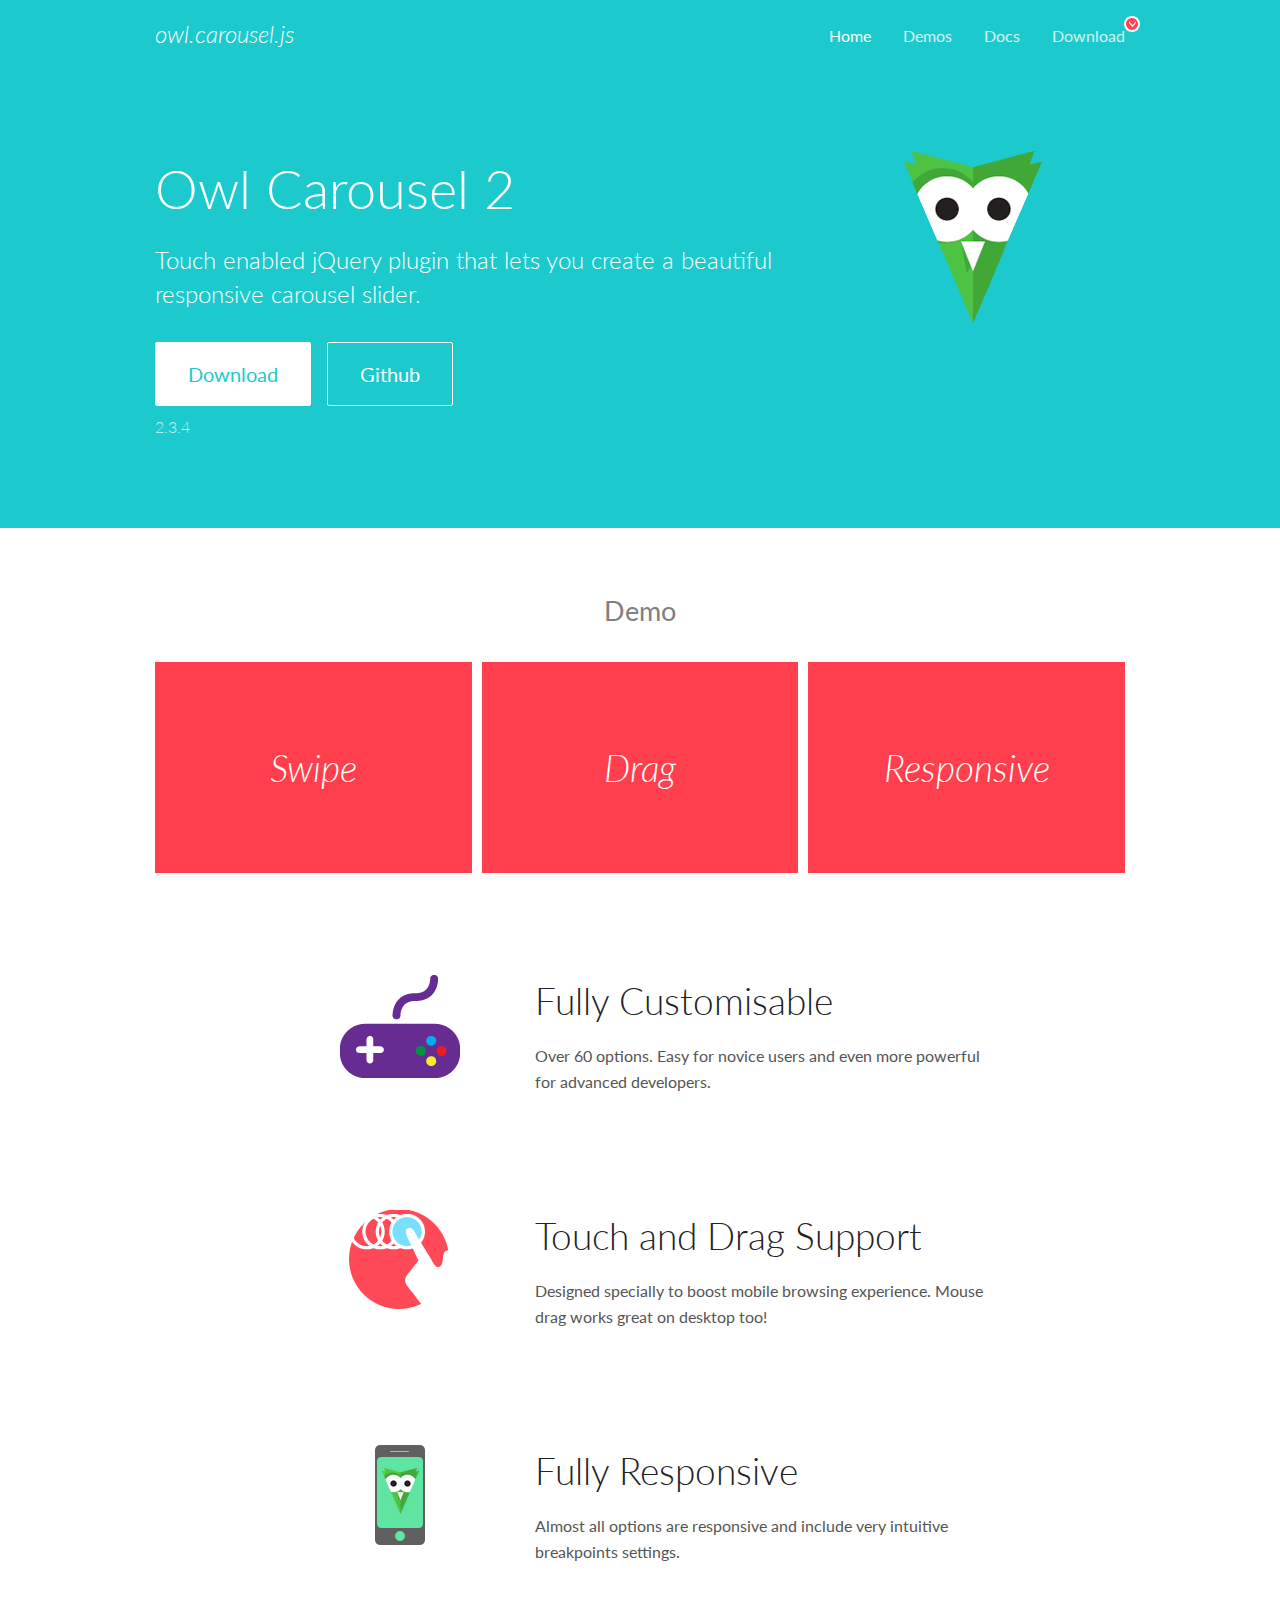
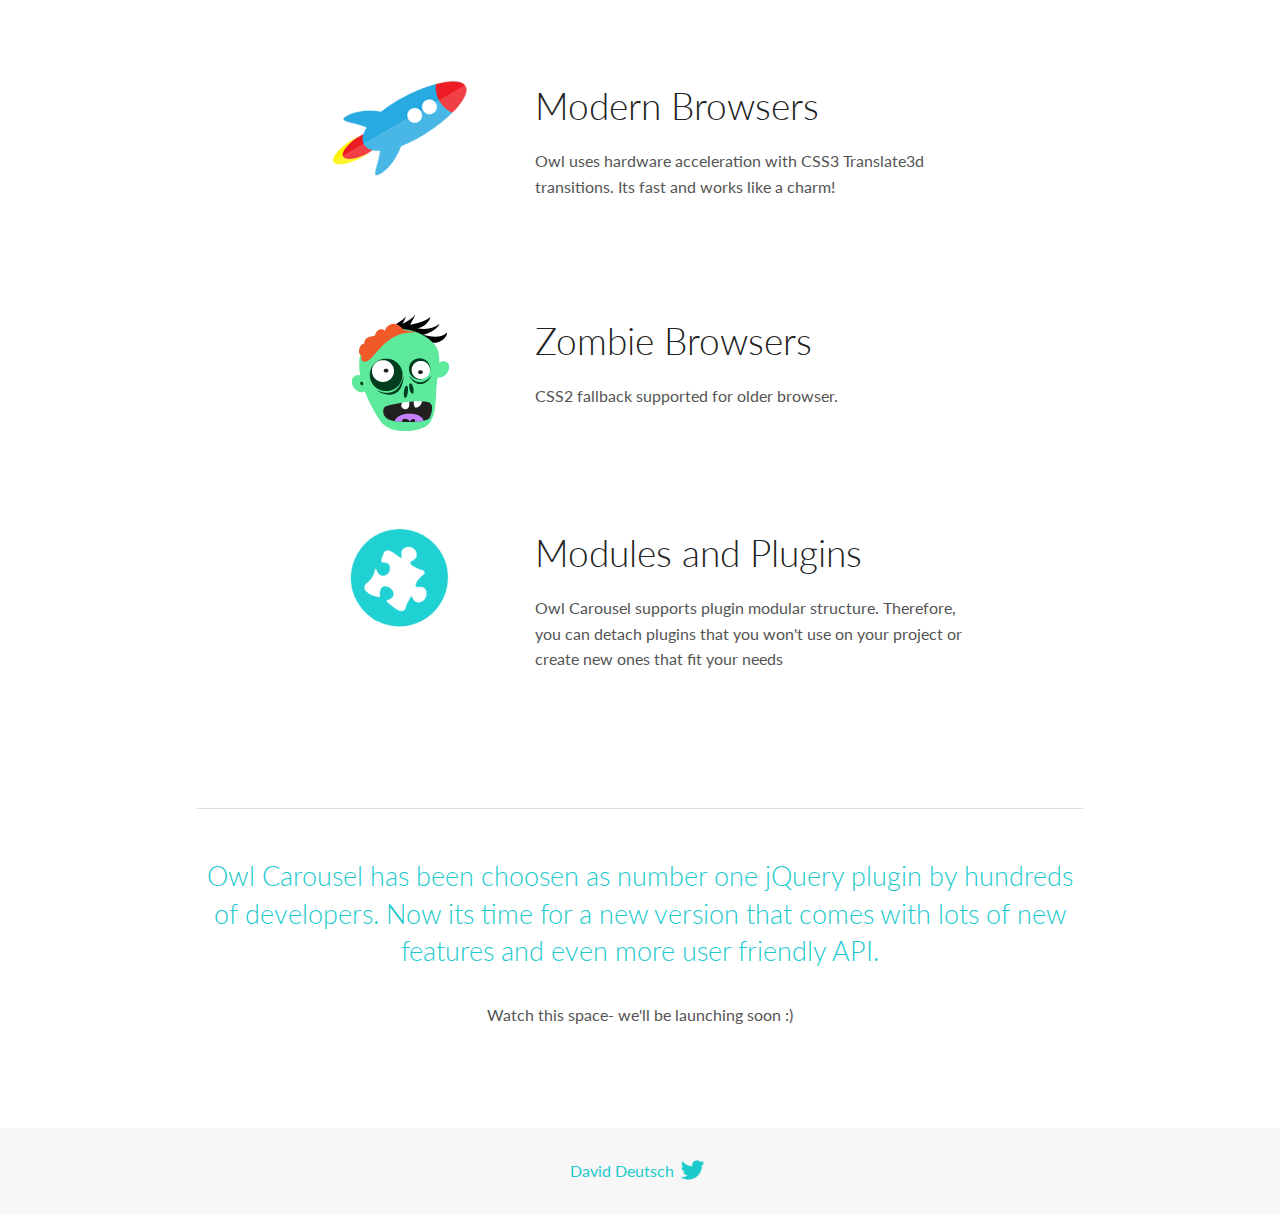
<file: assets/vendor/owlcarousel/docs/index.html>
<!DOCTYPE html>
<html lang="en">
  <head>

    <!-- head -->
    <meta charset="utf-8">
    <meta name="msapplication-tap-highlight" content="no" />
    <meta name="viewport" content="width=device-width, initial-scale=1.0" />
    <meta name="description" content="Touch enabled jQuery plugin that lets you create beautiful responsive carousel slider.">
    <meta name="author" content="David Deutsch">
    <title>
      Home | Owl Carousel | 2.3.4
    </title>

    <!-- Stylesheets -->
    <link href='https://fonts.googleapis.com/css?family=Lato:300,400,700,400italic,300italic' rel='stylesheet' type='text/css'>
    <link rel="stylesheet" href="assets/css/docs.theme.min.css">

    <!-- Owl Stylesheets -->
    <link rel="stylesheet" href="assets/owlcarousel/assets/owl.carousel.min.css">
    <link rel="stylesheet" href="assets/owlcarousel/assets/owl.theme.default.min.css">

    <!-- HTML5 shim and Respond.js IE8 support of HTML5 elements and media queries -->

    <!--[if lt IE 9]>
      <script src="https://oss.maxcdn.com/libs/html5shiv/3.7.0/html5shiv.js"></script>
      <script src="https://oss.maxcdn.com/libs/respond.js/1.3.0/respond.min.js"></script>
    <![endif]-->

    <!-- Favicons -->
    <link rel="apple-touch-icon-precomposed" sizes="144x144" href="assets/ico/apple-touch-icon-144-precomposed.png">
    <link rel="shortcut icon" href="assets/ico/favicon.png">
    <link rel="shortcut icon" href="favicon.ico">

    <!-- Yeah i know js should not be in header. Its required for demos.-->

    <!-- javascript -->
    <script src="assets/vendors/jquery.min.js"></script>
    <script src="assets/owlcarousel/owl.carousel.js"></script>
  </head>
  <body>

    <!-- header -->
    <header class="header">
      <div class="row">
        <div class="large-12 columns">
          <div class="brand left">
            <h3>
              <a href="/OwlCarousel2/">owl.carousel.js</a> 
            </h3>
          </div>
          <a id="toggle-nav" class="right">
            <span></span> <span></span> <span></span> 
          </a> 
          <div class="nav-bar">
            <ul class="clearfix">
              <li class="active">
                <a href="/OwlCarousel2/index.html">Home</a> 
              </li>
              <li> <a href="/OwlCarousel2/demos/demos.html">Demos</a>  </li>
              <li> <a href="/OwlCarousel2/docs/started-welcome.html">Docs</a>  </li>
              <li>
                <a href="https://github.com/OwlCarousel2/OwlCarousel2/archive/2.3.4.zip">Download</a> 
                <span class="download"></span> 
              </li>
            </ul>
          </div>
        </div>
      </div>
    </header>

    <!-- home panel -->
    <section id="hero">
      <div class="row">
        <div class="large-8 medium-8 columns">
          <h1>Owl Carousel 2</h1>
          <h4>Touch enabled jQuery plugin that lets you create a beautiful responsive carousel slider.</h4>
          <a href="https://github.com/OwlCarousel2/OwlCarousel2/archive/2.3.4.zip" class="hero-button">Download</a> 
          <a href="https://github.com/OwlCarousel2/OwlCarousel2" class="hero-button outline">Github</a> 
          <p>2.3.4</p>
        </div>
        <div class="large-4 medium-4 columns">
          <img class="owl-logo" src="assets/img/owl-logo.png" alt="mr. Owl">
        </div>
      </div>
    </section>

    <!-- body -->
    <div class="home-demo">
      <div class="row">
        <div class="large-12 columns">
          <h3>Demo</h3>
          <div class="owl-carousel">
            <div class="item">
              <h2>Swipe</h2>
            </div>
            <div class="item">
              <h2>Drag</h2>
            </div>
            <div class="item">
              <h2>Responsive</h2>
            </div>
            <div class="item">
              <h2>CSS3</h2>
            </div>
            <div class="item">
              <h2>Fast</h2>
            </div>
            <div class="item">
              <h2>Easy</h2>
            </div>
            <div class="item">
              <h2>Free</h2>
            </div>
            <div class="item">
              <h2>Upgradable</h2>
            </div>
            <div class="item">
              <h2>Tons of options</h2>
            </div>
            <div class="item">
              <h2>Infinity</h2>
            </div>
            <div class="item">
              <h2>Auto Width</h2>
            </div>
          </div>
        </div>
      </div>
    </div>
    <script>
      var owl = $('.owl-carousel');
      owl.owlCarousel({
        margin: 10,
        loop: true,
        responsive: {
          0: {
            items: 1
          },
          600: {
            items: 2
          },
          1000: {
            items: 3
          }
        }
      })
    </script>

    <!-- features -->
    <div id="features">
      <div class="row">
        <div class="small-12 medium-9 small-centered columns">
          <section class="row feature">
            <div class="medium-4 small-12 columns">
              <img src="assets/img/feature-options.png" alt="">
            </div>
            <div class="medium-8 small-12 columns">
              <h2>Fully Customisable</h2>
              <p>Over 60 options. Easy for novice users and even more powerful for advanced developers.</p>
            </div>
          </section>
          <section class="row feature">
            <div class="medium-4 small-12 columns">
              <img src="assets/img/feature-drag.png" alt="">
            </div>
            <div class="medium-8 small-12 columns">
              <h2>Touch and Drag Support</h2>
              <p>Designed specially to boost mobile browsing experience. Mouse drag works great on desktop too!</p>
            </div>
          </section>
          <section class="row feature">
            <div class="medium-4 small-12 columns">
              <img src="assets/img/feature-responsive.png" alt="">
            </div>
            <div class="medium-8 small-12 columns">
              <h2>Fully Responsive</h2>
              <p>Almost all options are responsive and include very intuitive breakpoints settings.</p>
            </div>
          </section>
          <section class="row feature">
            <div class="medium-4 small-12 columns">
              <img src="assets/img/feature-modern.png" alt="">
            </div>
            <div class="medium-8 small-12 columns">
              <h2>Modern Browsers</h2>
              <p>Owl uses hardware acceleration with CSS3 Translate3d transitions. Its fast and works like a charm! </p>
            </div>
          </section>
          <section class="row feature">
            <div class="medium-4 small-12 columns">
              <img src="assets/img/feature-zombie.png" alt="">
            </div>
            <div class="medium-8 small-12 columns">
              <h2>Zombie Browsers</h2>
              <p>CSS2 fallback supported for older browser.</p>
            </div>
          </section>
          <section class="row feature">
            <div class="medium-4 small-12 columns">
              <img src="assets/img/feature-module.png" alt="">
            </div>
            <div class="medium-8 small-12 columns">
              <h2>Modules and Plugins</h2>
              <p>Owl Carousel supports plugin modular structure. Therefore, you can detach plugins that you won&#x27;t use on your project or create new ones that fit your needs</p>
            </div>
          </section>
        </div>
      </div>
    </div>

    <!-- footer -->
    <section id="teaser-text">
      <div class="row">
        <div class="small-12 medium-11 small-centered columns">
          <hr>
          <h3 id="owl-carousel-has-been-choosen-as-number-one-jquery-plugin-by-hundreds-of-developers-now-its-time-for-a-new-version-that-comes-with-lots-of-new-features-and-even-more-user-friendly-api-">Owl Carousel has been choosen as number one jQuery plugin by hundreds of developers. Now its time for a new version that comes with lots of new features and even more user friendly API.</h3>
          <p>Watch this space- we&#39;ll be launching soon :)</p>
        </div>
      </div>
    </section>

    <!-- footer -->
    <footer class="footer">
      <div class="row">
        <div class="large-12 columns">
          <h5>
            <a href="/OwlCarousel2/docs/support-contact.html">David Deutsch</a> 
            <a id="custom-tweet-button" href="https://twitter.com/share?url=https://github.com/OwlCarousel2/OwlCarousel2&text=Owl Carousel - This is so awesome! " target="_blank"></a> 
          </h5>
        </div>
      </div>
    </footer>

    <!-- vendors -->
    <script src="assets/vendors/highlight.js"></script>
    <script src="assets/js/app.js"></script>
  </body>
</html>
</file>
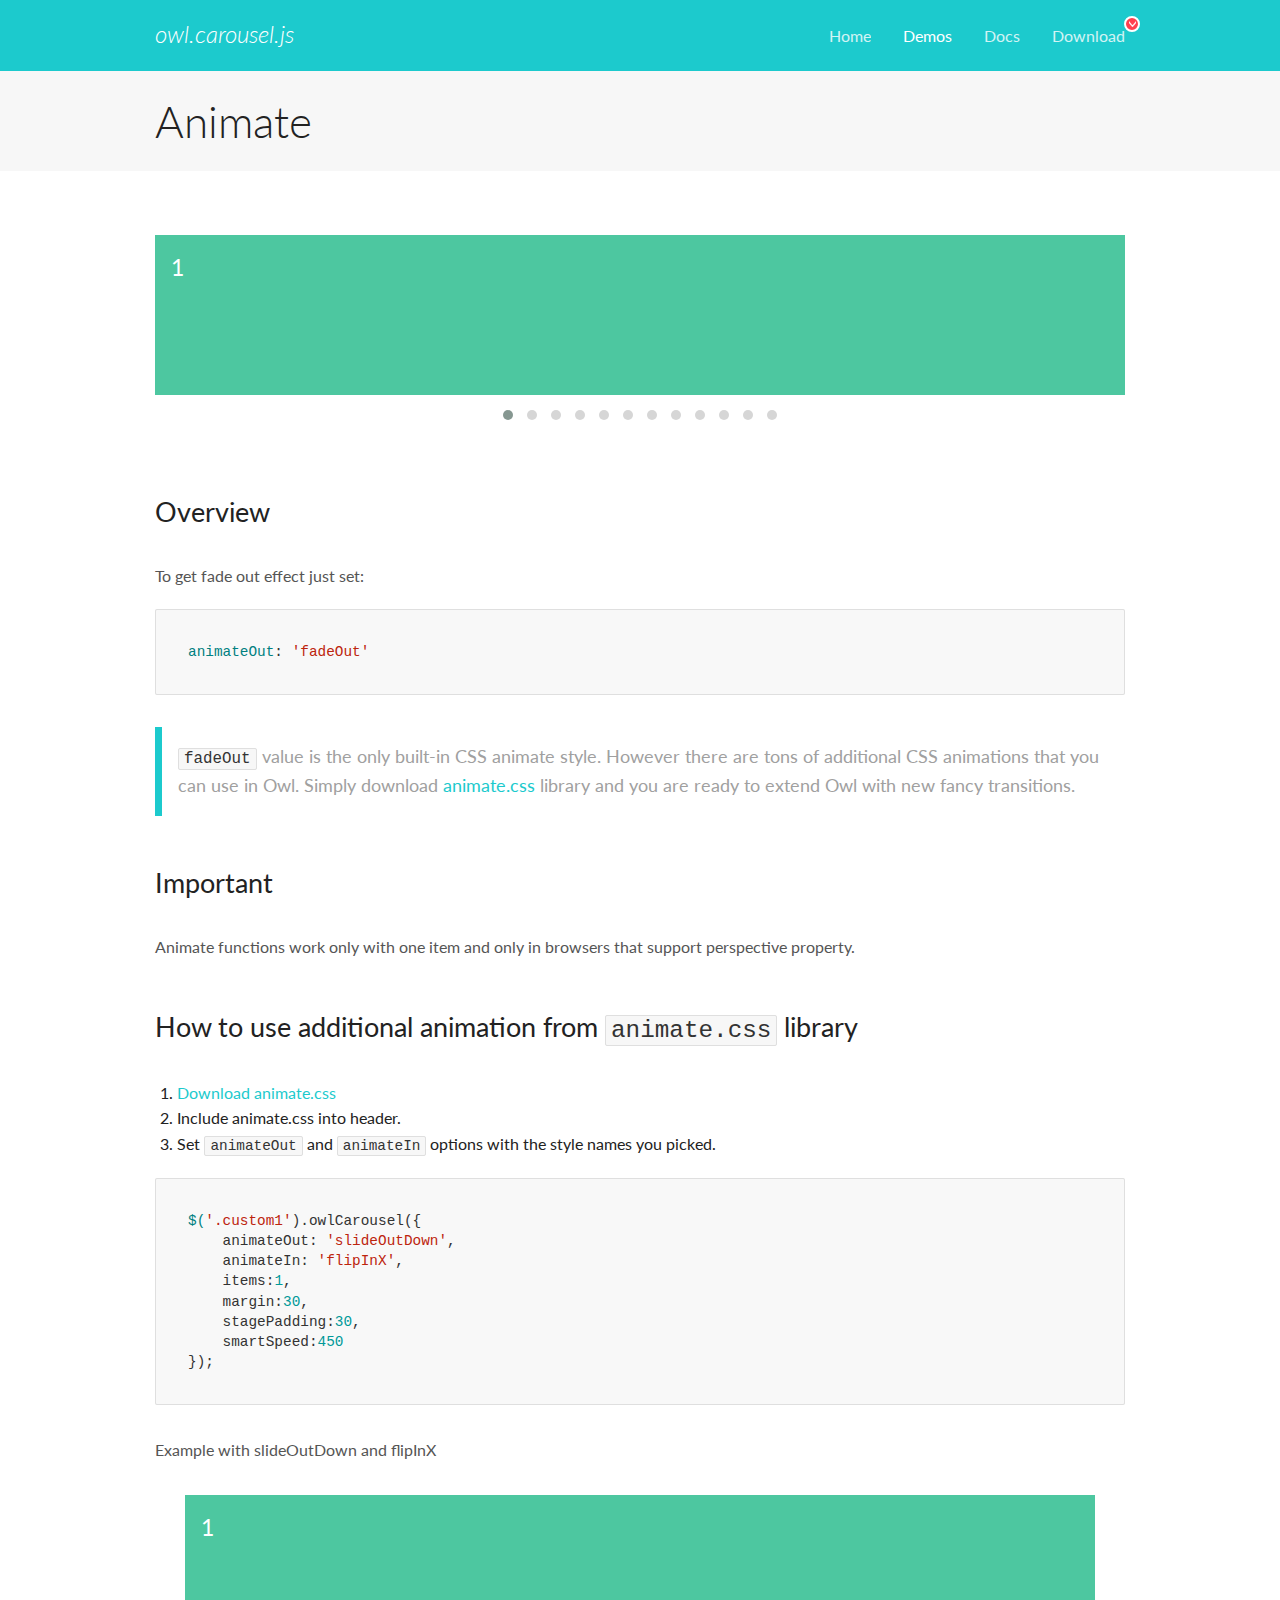
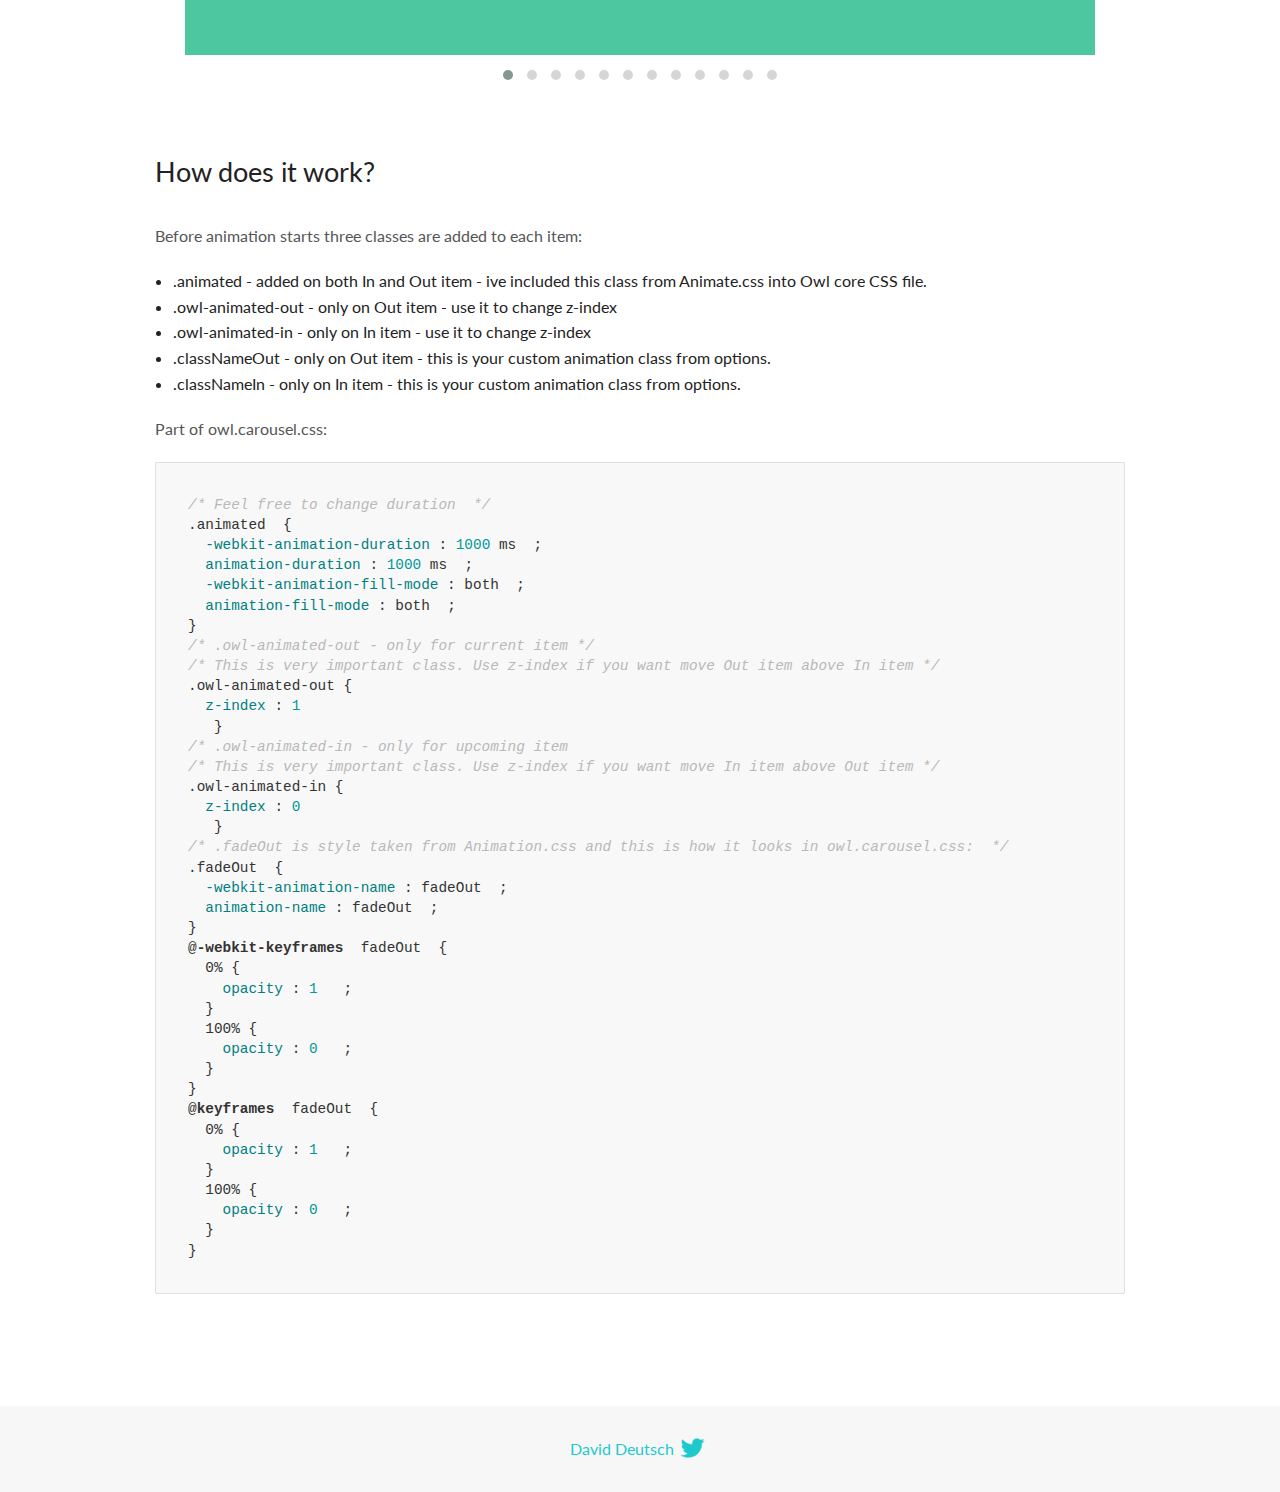
<file: assets/vendor/owlcarousel/docs/demos/animate.html>
<!DOCTYPE html>
<html lang="en">
  <head>

    <!-- head -->
    <meta charset="utf-8">
    <meta name="msapplication-tap-highlight" content="no" />
    <meta name="viewport" content="width=device-width, initial-scale=1.0" />
    <meta name="description" content="Animate carousel">
    <meta name="author" content="David Deutsch">
    <title>
      Animate Demo | Owl Carousel | 2.3.4
    </title>

    <!-- Stylesheets -->
    <link href='https://fonts.googleapis.com/css?family=Lato:300,400,700,400italic,300italic' rel='stylesheet' type='text/css'>
    <link rel="stylesheet" href="../assets/css/docs.theme.min.css">

    <!-- Owl Stylesheets -->
    <link rel="stylesheet" href="../assets/owlcarousel/assets/owl.carousel.min.css">
    <link rel="stylesheet" href="../assets/owlcarousel/assets/owl.theme.default.min.css">

    <!-- HTML5 shim and Respond.js IE8 support of HTML5 elements and media queries -->

    <!--[if lt IE 9]>
      <script src="https://oss.maxcdn.com/libs/html5shiv/3.7.0/html5shiv.js"></script>
      <script src="https://oss.maxcdn.com/libs/respond.js/1.3.0/respond.min.js"></script>
    <![endif]-->

    <!-- Favicons -->
    <link rel="apple-touch-icon-precomposed" sizes="144x144" href="../assets/ico/apple-touch-icon-144-precomposed.png">
    <link rel="shortcut icon" href="../assets/ico/favicon.png">
    <link rel="shortcut icon" href="favicon.ico">

    <!-- Yeah i know js should not be in header. Its required for demos.-->

    <!-- javascript -->
    <script src="../assets/vendors/jquery.min.js"></script>
    <script src="../assets/owlcarousel/owl.carousel.js"></script>
  </head>
  <body>

    <!-- header -->
    <header class="header">
      <div class="row">
        <div class="large-12 columns">
          <div class="brand left">
            <h3>
              <a href="/OwlCarousel2/">owl.carousel.js</a> 
            </h3>
          </div>
          <a id="toggle-nav" class="right">
            <span></span> <span></span> <span></span> 
          </a> 
          <div class="nav-bar">
            <ul class="clearfix">
              <li> <a href="/OwlCarousel2/index.html">Home</a>  </li>
              <li class="active">
                <a href="/OwlCarousel2/demos/demos.html">Demos</a> 
              </li>
              <li> <a href="/OwlCarousel2/docs/started-welcome.html">Docs</a>  </li>
              <li>
                <a href="https://github.com/OwlCarousel2/OwlCarousel2/archive/2.3.4.zip">Download</a> 
                <span class="download"></span> 
              </li>
            </ul>
          </div>
        </div>
      </div>
    </header>

    <!-- title -->
    <section class="title">
      <div class="row">
        <div class="large-12 columns">
          <h1>Animate</h1>
        </div>
      </div>
    </section>

    <!--  Demos -->
    <section id="demos">
      <div class="row">
        <div class="large-12 columns">
          <div class="fadeOut owl-carousel owl-theme">
            <div class="item">
              <h4>1</h4>
            </div>
            <div class="item">
              <h4>2</h4>
            </div>
            <div class="item">
              <h4>3</h4>
            </div>
            <div class="item">
              <h4>4</h4>
            </div>
            <div class="item">
              <h4>5</h4>
            </div>
            <div class="item">
              <h4>6</h4>
            </div>
            <div class="item">
              <h4>7</h4>
            </div>
            <div class="item">
              <h4>8</h4>
            </div>
            <div class="item">
              <h4>9</h4>
            </div>
            <div class="item">
              <h4>10</h4>
            </div>
            <div class="item">
              <h4>11</h4>
            </div>
            <div class="item">
              <h4>12</h4>
            </div>
          </div>
          <h3 id="overview">Overview</h3>
          <p>To get fade out effect just set:</p>
          <pre><code>animateOut: &#39;fadeOut&#39;</code></pre>
          <blockquote>
            <p><code>fadeOut</code> value is the only built-in CSS animate style. However there are tons of additional CSS animations that you can use in Owl. Simply download
              <a href="https://daneden.github.io/animate.css/">animate.css</a>  library and you are ready to extend Owl with new fancy transitions.</p>
          </blockquote>
          <h3 id="important">Important</h3>
          <p>Animate functions work only with one item and only in browsers that support perspective property.</p>
          <h3 id="how-to-use-additional-animation-from-animate-css-library">How to use additional animation from <code>animate.css</code> library</h3>
          <ol>
            <li> <a href="https://daneden.github.io/animate.css/">Download animate.css</a>  </li>
            <li>Include animate.css into header.</li>
            <li>Set <code>animateOut</code> and <code>animateIn</code> options with the style names you picked.</li>
          </ol>
          <pre><code>$(&#39;.custom1&#39;).owlCarousel({
    animateOut: &#39;slideOutDown&#39;,
    animateIn: &#39;flipInX&#39;,
    items:1,
    margin:30,
    stagePadding:30,
    smartSpeed:450
});</code></pre>
          <p>Example with slideOutDown and flipInX</p>
          <div class="custom1 owl-carousel owl-theme">
            <div class="item">
              <h4>1</h4>
            </div>
            <div class="item">
              <h4>2</h4>
            </div>
            <div class="item">
              <h4>3</h4>
            </div>
            <div class="item">
              <h4>4</h4>
            </div>
            <div class="item">
              <h4>5</h4>
            </div>
            <div class="item">
              <h4>6</h4>
            </div>
            <div class="item">
              <h4>7</h4>
            </div>
            <div class="item">
              <h4>8</h4>
            </div>
            <div class="item">
              <h4>9</h4>
            </div>
            <div class="item">
              <h4>10</h4>
            </div>
            <div class="item">
              <h4>11</h4>
            </div>
            <div class="item">
              <h4>12</h4>
            </div>
          </div>
          <h3 id="how-does-it-work-">How does it work?</h3>
          <p>Before animation starts three classes are added to each item:</p>
          <ul>
            <li>.animated - added on both In and Out item - ive included this class from Animate.css into Owl core CSS file.</li>
            <li>.owl-animated-out - only on Out item - use it to change z-index</li>
            <li>.owl-animated-in - only on In item - use it to change z-index</li>
            <li>.classNameOut - only on Out item - this is your custom animation class from options.</li>
            <li>.classNameIn - only on In item - this is your custom animation class from options.</li>
          </ul>
          <p>Part of owl.carousel.css:</p>
          <pre><code class="language-css"><span class="comment">/* Feel free to change duration  */</span> 
<span class="class">.animated</span>  <span class="rules">{
  <span class="rule"><span class="attribute">-webkit-animation-duration</span> :<span class="value"> <span class="number">1000</span> ms</span> </span> ;
  <span class="rule"><span class="attribute">animation-duration</span> :<span class="value"> <span class="number">1000</span> ms</span> </span> ;
  <span class="rule"><span class="attribute">-webkit-animation-fill-mode</span> :<span class="value"> both</span> </span> ;
  <span class="rule"><span class="attribute">animation-fill-mode</span> :<span class="value"> both</span> </span> ;
<span class="rule">}</span> </span> 
<span class="comment">/* .owl-animated-out - only for current item */</span> 
<span class="comment">/* This is very important class. Use z-index if you want move Out item above In item */</span> 
<span class="class">.owl-animated-out</span> <span class="rules">{
  <span class="rule"><span class="attribute">z-index</span> :<span class="value"> <span class="number">1</span> 
</span> </span> </span> }
<span class="comment">/* .owl-animated-in - only for upcoming item
/* This is very important class. Use z-index if you want move In item above Out item */</span> 
<span class="class">.owl-animated-in</span> <span class="rules">{
  <span class="rule"><span class="attribute">z-index</span> :<span class="value"> <span class="number">0</span> 
</span> </span> </span> }
<span class="comment">/* .fadeOut is style taken from Animation.css and this is how it looks in owl.carousel.css:  */</span> 
<span class="class">.fadeOut</span>  <span class="rules">{
  <span class="rule"><span class="attribute">-webkit-animation-name</span> :<span class="value"> fadeOut</span> </span> ;
  <span class="rule"><span class="attribute">animation-name</span> :<span class="value"> fadeOut</span> </span> ;
<span class="rule">}</span> </span> 
<span class="at_rule">@<span class="keyword">-webkit-keyframes</span>  fadeOut </span> {
  0% <span class="rules">{
    <span class="rule"><span class="attribute">opacity</span> :<span class="value"> <span class="number">1</span> </span> </span> ;
  <span class="rule">}</span> </span> 
  100% <span class="rules">{
    <span class="rule"><span class="attribute">opacity</span> :<span class="value"> <span class="number">0</span> </span> </span> ;
  <span class="rule">}</span> </span> 
}
<span class="at_rule">@<span class="keyword">keyframes</span>  fadeOut </span> {
  0% <span class="rules">{
    <span class="rule"><span class="attribute">opacity</span> :<span class="value"> <span class="number">1</span> </span> </span> ;
  <span class="rule">}</span> </span> 
  100% <span class="rules">{
    <span class="rule"><span class="attribute">opacity</span> :<span class="value"> <span class="number">0</span> </span> </span> ;
  <span class="rule">}</span> </span> 
}</code></pre>
          <link rel="stylesheet" href="../assets/css/animate.css">
          <script>
            jQuery(document).ready(function($) {
              $('.fadeOut').owlCarousel({
                items: 1,
                animateOut: 'fadeOut',
                loop: true,
                margin: 10,
              });
              $('.custom1').owlCarousel({
                animateOut: 'slideOutDown',
                animateIn: 'flipInX',
                items: 1,
                margin: 30,
                stagePadding: 30,
                smartSpeed: 450
              });
            });
          </script>
        </div>
      </div>
    </section>

    <!-- footer -->
    <footer class="footer">
      <div class="row">
        <div class="large-12 columns">
          <h5>
            <a href="/OwlCarousel2/docs/support-contact.html">David Deutsch</a> 
            <a id="custom-tweet-button" href="https://twitter.com/share?url=https://github.com/OwlCarousel2/OwlCarousel2&text=Owl Carousel - This is so awesome! " target="_blank"></a> 
          </h5>
        </div>
      </div>
    </footer>

    <!-- vendors -->
    <script src="../assets/vendors/highlight.js"></script>
    <script src="../assets/js/app.js"></script>
  </body>
</html>
</file>
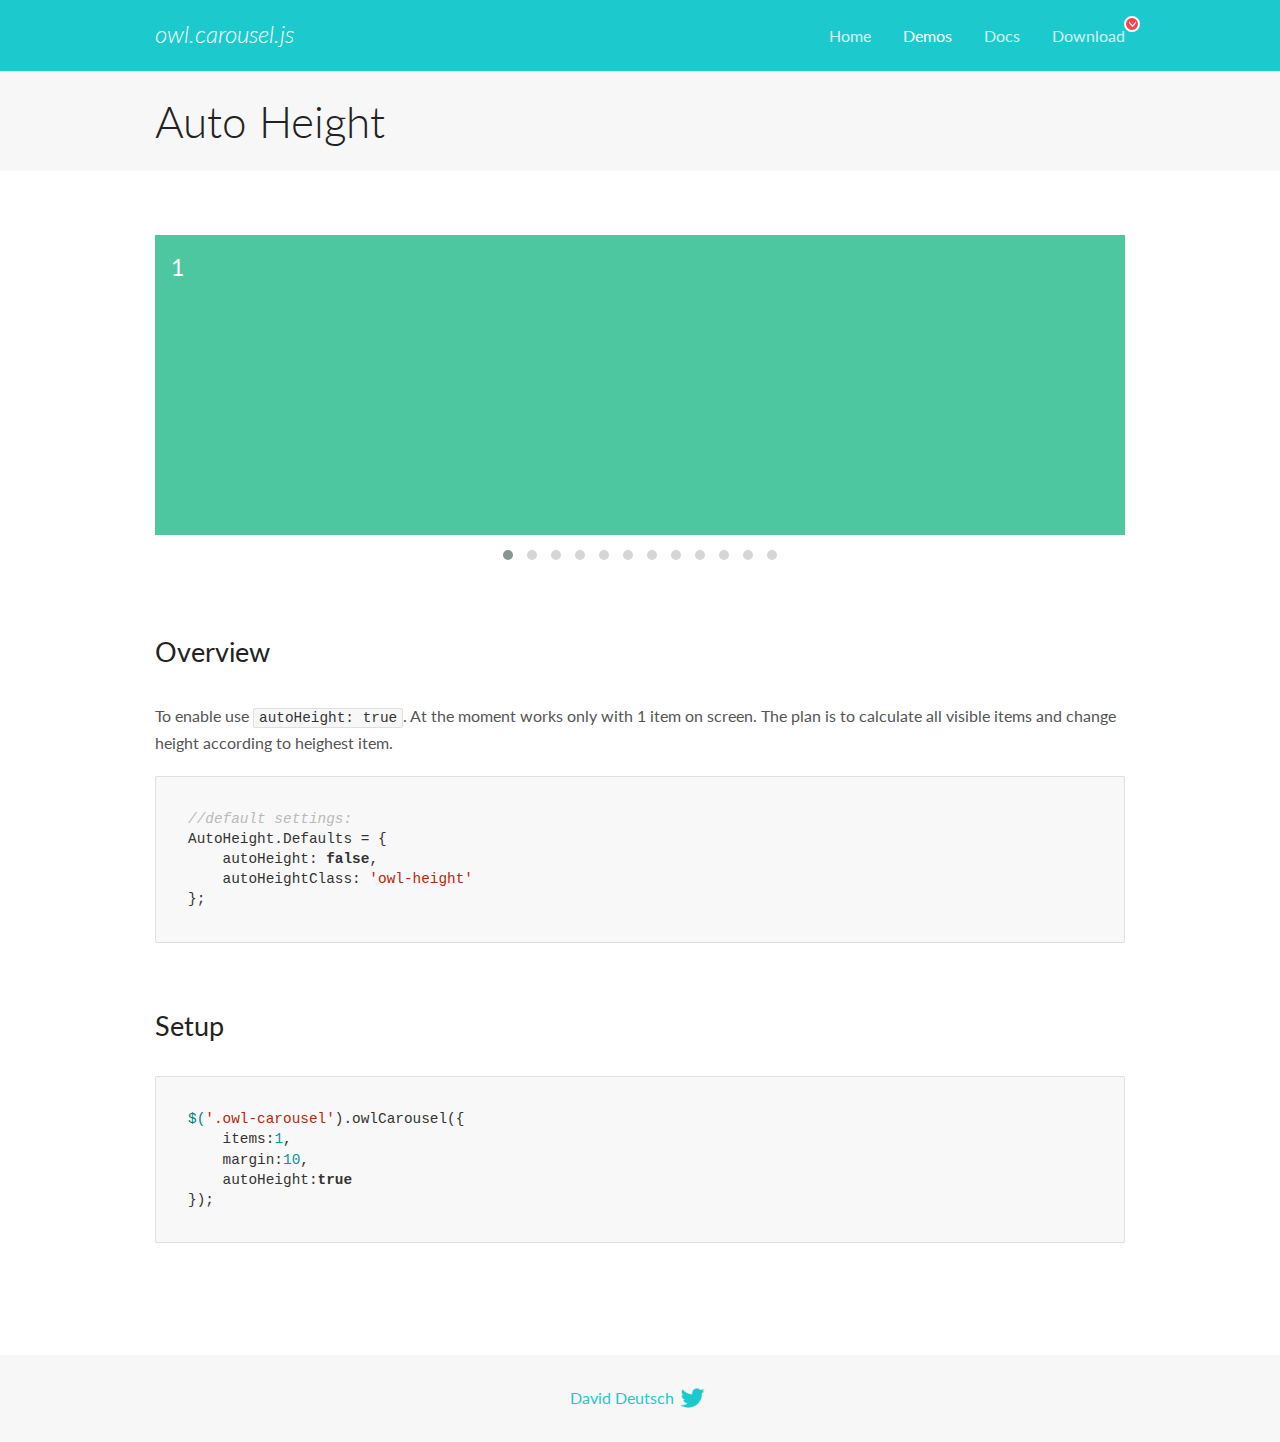
<file: assets/vendor/owlcarousel/docs/demos/autoheight.html>
<!DOCTYPE html>
<html lang="en">
  <head>

    <!-- head -->
    <meta charset="utf-8">
    <meta name="msapplication-tap-highlight" content="no" />
    <meta name="viewport" content="width=device-width, initial-scale=1.0" />
    <meta name="description" content="autoHeight usage demo">
    <meta name="author" content="David Deutsch">
    <title>
      Auto Height Demo | Owl Carousel | 2.3.4
    </title>

    <!-- Stylesheets -->
    <link href='https://fonts.googleapis.com/css?family=Lato:300,400,700,400italic,300italic' rel='stylesheet' type='text/css'>
    <link rel="stylesheet" href="../assets/css/docs.theme.min.css">

    <!-- Owl Stylesheets -->
    <link rel="stylesheet" href="../assets/owlcarousel/assets/owl.carousel.min.css">
    <link rel="stylesheet" href="../assets/owlcarousel/assets/owl.theme.default.min.css">

    <!-- HTML5 shim and Respond.js IE8 support of HTML5 elements and media queries -->

    <!--[if lt IE 9]>
      <script src="https://oss.maxcdn.com/libs/html5shiv/3.7.0/html5shiv.js"></script>
      <script src="https://oss.maxcdn.com/libs/respond.js/1.3.0/respond.min.js"></script>
    <![endif]-->

    <!-- Favicons -->
    <link rel="apple-touch-icon-precomposed" sizes="144x144" href="../assets/ico/apple-touch-icon-144-precomposed.png">
    <link rel="shortcut icon" href="../assets/ico/favicon.png">
    <link rel="shortcut icon" href="favicon.ico">

    <!-- Yeah i know js should not be in header. Its required for demos.-->

    <!-- javascript -->
    <script src="../assets/vendors/jquery.min.js"></script>
    <script src="../assets/owlcarousel/owl.carousel.js"></script>
  </head>
  <body>

    <!-- header -->
    <header class="header">
      <div class="row">
        <div class="large-12 columns">
          <div class="brand left">
            <h3>
              <a href="/OwlCarousel2/">owl.carousel.js</a> 
            </h3>
          </div>
          <a id="toggle-nav" class="right">
            <span></span> <span></span> <span></span> 
          </a> 
          <div class="nav-bar">
            <ul class="clearfix">
              <li> <a href="/OwlCarousel2/index.html">Home</a>  </li>
              <li class="active">
                <a href="/OwlCarousel2/demos/demos.html">Demos</a> 
              </li>
              <li> <a href="/OwlCarousel2/docs/started-welcome.html">Docs</a>  </li>
              <li>
                <a href="https://github.com/OwlCarousel2/OwlCarousel2/archive/2.3.4.zip">Download</a> 
                <span class="download"></span> 
              </li>
            </ul>
          </div>
        </div>
      </div>
    </header>

    <!-- title -->
    <section class="title">
      <div class="row">
        <div class="large-12 columns">
          <h1>Auto Height</h1>
        </div>
      </div>
    </section>

    <!--  Demos -->
    <section id="demos">
      <div class="row">
        <div class="large-12 columns">
          <div class="owl-carousel owl-theme">
            <div class="item" style="height:300px">
              <h4>1</h4>
            </div>
            <div class="item" style="height:100px">
              <h4>2</h4>
            </div>
            <div class="item" style="height:500px">
              <h4>3</h4>
            </div>
            <div class="item" style="height:250px">
              <h4>4</h4>
            </div>
            <div class="item" style="height:400px">
              <h4>5</h4>
            </div>
            <div class="item" style="height:500px">
              <h4>6</h4>
            </div>
            <div class="item" style="height:600px">
              <h4>7</h4>
            </div>
            <div class="item" style="height:400px">
              <h4>8</h4>
            </div>
            <div class="item" style="height:300px">
              <h4>9</h4>
            </div>
            <div class="item" style="height:350px">
              <h4>10</h4>
            </div>
            <div class="item" style="height:200px">
              <h4>11</h4>
            </div>
            <div class="item" style="height:150px">
              <h4>12</h4>
            </div>
          </div>
          <h3 id="overview">Overview</h3>
          <p>To enable use <code>autoHeight: true</code>. At the moment works only with 1 item on screen. The plan is to calculate all visible items and change height according to heighest item.</p>
          <pre><code>//default settings:
AutoHeight.Defaults = {
    autoHeight: false,
    autoHeightClass: &#39;owl-height&#39;
};</code></pre>
          <h3 id="setup">Setup</h3>
          <pre><code>$(&#39;.owl-carousel&#39;).owlCarousel({
    items:1,
    margin:10,
    autoHeight:true
});</code></pre>
          <script>
            $(document).ready(function() {
              $('.owl-carousel').owlCarousel({
                items: 1,
                margin: 10,
                autoHeight: true
              });
            })
          </script>
        </div>
      </div>
    </section>

    <!-- footer -->
    <footer class="footer">
      <div class="row">
        <div class="large-12 columns">
          <h5>
            <a href="/OwlCarousel2/docs/support-contact.html">David Deutsch</a> 
            <a id="custom-tweet-button" href="https://twitter.com/share?url=https://github.com/OwlCarousel2/OwlCarousel2&text=Owl Carousel - This is so awesome! " target="_blank"></a> 
          </h5>
        </div>
      </div>
    </footer>

    <!-- vendors -->
    <script src="../assets/vendors/highlight.js"></script>
    <script src="../assets/js/app.js"></script>
  </body>
</html>
</file>
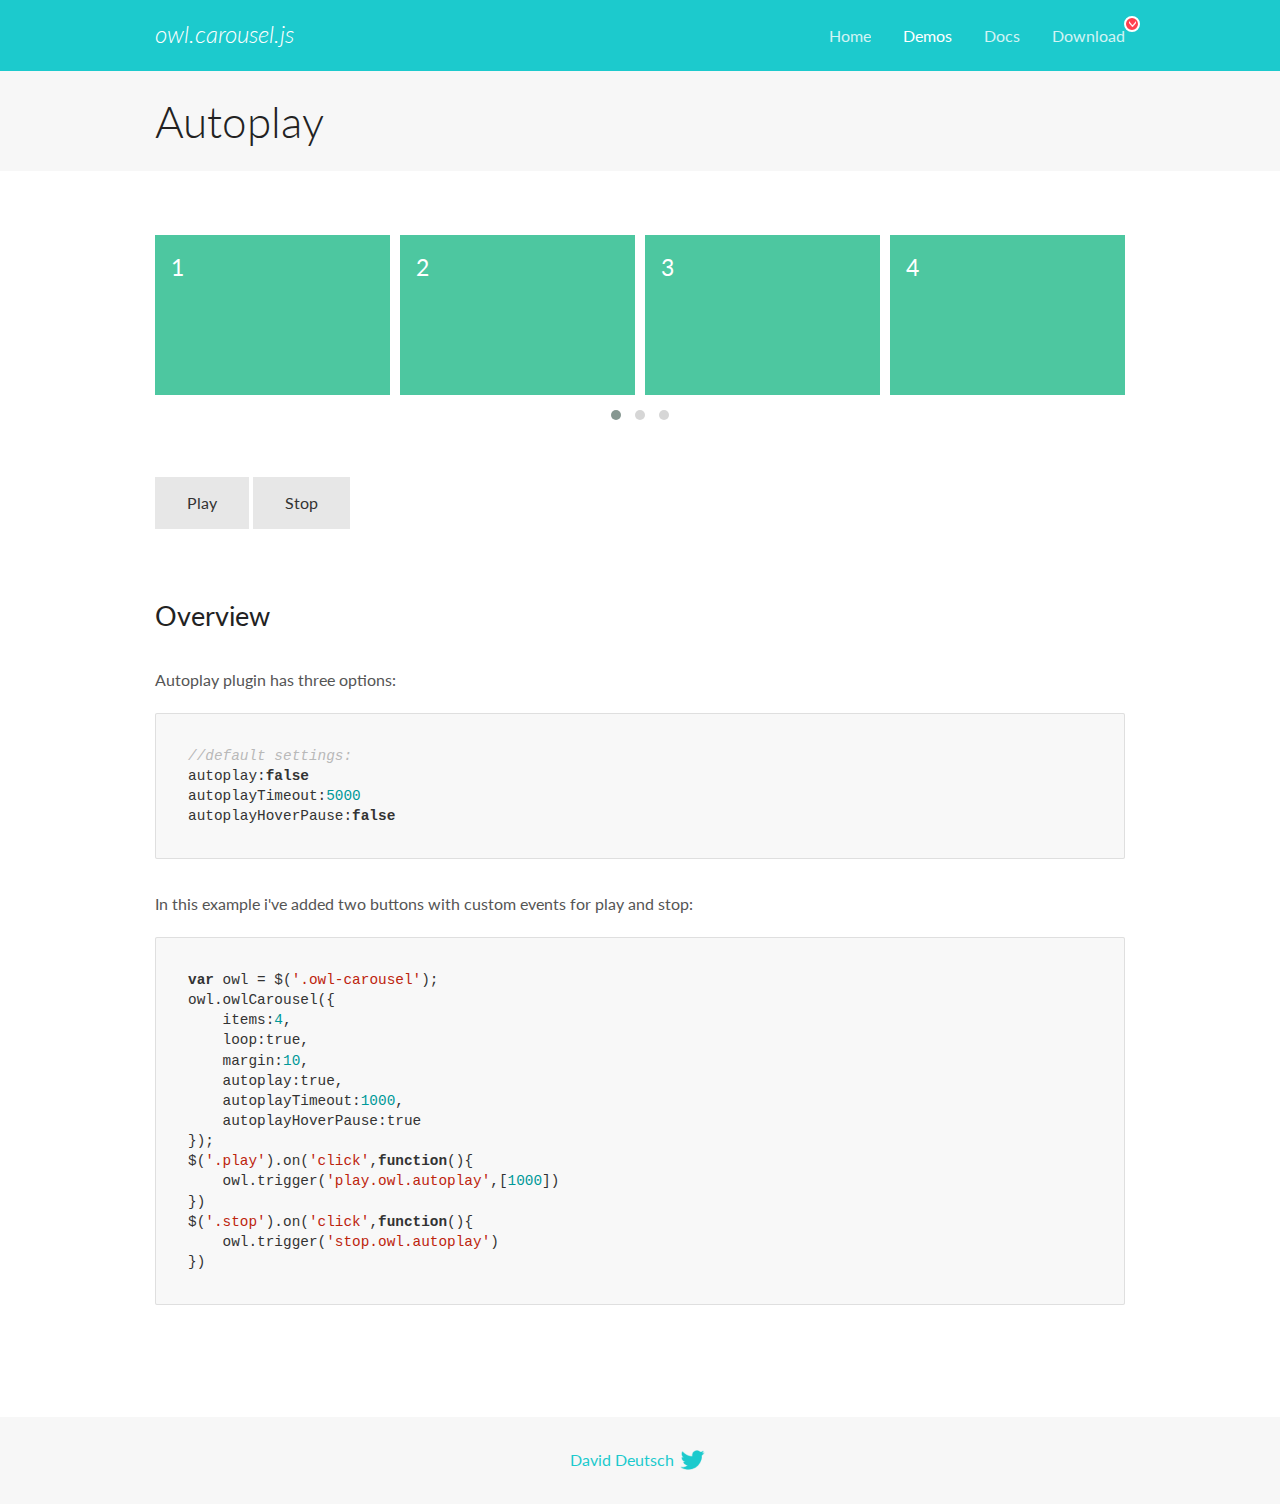
<file: assets/vendor/owlcarousel/docs/demos/autoplay.html>
<!DOCTYPE html>
<html lang="en">
  <head>

    <!-- head -->
    <meta charset="utf-8">
    <meta name="msapplication-tap-highlight" content="no" />
    <meta name="viewport" content="width=device-width, initial-scale=1.0" />
    <meta name="description" content="Autoplay usage demo">
    <meta name="author" content="David Deutsch">
    <title>
      Autoplay Demo | Owl Carousel | 2.3.4
    </title>

    <!-- Stylesheets -->
    <link href='https://fonts.googleapis.com/css?family=Lato:300,400,700,400italic,300italic' rel='stylesheet' type='text/css'>
    <link rel="stylesheet" href="../assets/css/docs.theme.min.css">

    <!-- Owl Stylesheets -->
    <link rel="stylesheet" href="../assets/owlcarousel/assets/owl.carousel.min.css">
    <link rel="stylesheet" href="../assets/owlcarousel/assets/owl.theme.default.min.css">

    <!-- HTML5 shim and Respond.js IE8 support of HTML5 elements and media queries -->

    <!--[if lt IE 9]>
      <script src="https://oss.maxcdn.com/libs/html5shiv/3.7.0/html5shiv.js"></script>
      <script src="https://oss.maxcdn.com/libs/respond.js/1.3.0/respond.min.js"></script>
    <![endif]-->

    <!-- Favicons -->
    <link rel="apple-touch-icon-precomposed" sizes="144x144" href="../assets/ico/apple-touch-icon-144-precomposed.png">
    <link rel="shortcut icon" href="../assets/ico/favicon.png">
    <link rel="shortcut icon" href="favicon.ico">

    <!-- Yeah i know js should not be in header. Its required for demos.-->

    <!-- javascript -->
    <script src="../assets/vendors/jquery.min.js"></script>
    <script src="../assets/owlcarousel/owl.carousel.js"></script>
  </head>
  <body>

    <!-- header -->
    <header class="header">
      <div class="row">
        <div class="large-12 columns">
          <div class="brand left">
            <h3>
              <a href="/OwlCarousel2/">owl.carousel.js</a> 
            </h3>
          </div>
          <a id="toggle-nav" class="right">
            <span></span> <span></span> <span></span> 
          </a> 
          <div class="nav-bar">
            <ul class="clearfix">
              <li> <a href="/OwlCarousel2/index.html">Home</a>  </li>
              <li class="active">
                <a href="/OwlCarousel2/demos/demos.html">Demos</a> 
              </li>
              <li> <a href="/OwlCarousel2/docs/started-welcome.html">Docs</a>  </li>
              <li>
                <a href="https://github.com/OwlCarousel2/OwlCarousel2/archive/2.3.4.zip">Download</a> 
                <span class="download"></span> 
              </li>
            </ul>
          </div>
        </div>
      </div>
    </header>

    <!-- title -->
    <section class="title">
      <div class="row">
        <div class="large-12 columns">
          <h1>Autoplay</h1>
        </div>
      </div>
    </section>

    <!--  Demos -->
    <section id="demos">
      <div class="row">
        <div class="large-12 columns">
          <div class="owl-carousel owl-theme">
            <div class="item">
              <h4>1</h4>
            </div>
            <div class="item">
              <h4>2</h4>
            </div>
            <div class="item">
              <h4>3</h4>
            </div>
            <div class="item">
              <h4>4</h4>
            </div>
            <div class="item">
              <h4>5</h4>
            </div>
            <div class="item">
              <h4>6</h4>
            </div>
            <div class="item">
              <h4>7</h4>
            </div>
            <div class="item">
              <h4>8</h4>
            </div>
            <div class="item">
              <h4>9</h4>
            </div>
            <div class="item">
              <h4>10</h4>
            </div>
            <div class="item">
              <h4>11</h4>
            </div>
            <div class="item">
              <h4>12</h4>
            </div>
          </div>
          <a class="button secondary play">Play</a> 
          <a class="button secondary stop">Stop</a> 
          <h3 id="overview">Overview</h3>
          <p>Autoplay plugin has three options:</p>
          <pre><code>//default settings:
autoplay:false
autoplayTimeout:5000
autoplayHoverPause:false</code></pre>
          <p>In this example i&#39;ve added two buttons with custom events for play and stop:</p>
          <pre><code>var owl = $(&#39;.owl-carousel&#39;);
owl.owlCarousel({
    items:4,
    loop:true,
    margin:10,
    autoplay:true,
    autoplayTimeout:1000,
    autoplayHoverPause:true
});
$(&#39;.play&#39;).on(&#39;click&#39;,function(){
    owl.trigger(&#39;play.owl.autoplay&#39;,[1000])
})
$(&#39;.stop&#39;).on(&#39;click&#39;,function(){
    owl.trigger(&#39;stop.owl.autoplay&#39;)
})</code></pre>
          <script>
            $(document).ready(function() {
              var owl = $('.owl-carousel');
              owl.owlCarousel({
                items: 4,
                loop: true,
                margin: 10,
                autoplay: true,
                autoplayTimeout: 1000,
                autoplayHoverPause: true
              });
              $('.play').on('click', function() {
                owl.trigger('play.owl.autoplay', [1000])
              })
              $('.stop').on('click', function() {
                owl.trigger('stop.owl.autoplay')
              })
            })
          </script>
        </div>
      </div>
    </section>

    <!-- footer -->
    <footer class="footer">
      <div class="row">
        <div class="large-12 columns">
          <h5>
            <a href="/OwlCarousel2/docs/support-contact.html">David Deutsch</a> 
            <a id="custom-tweet-button" href="https://twitter.com/share?url=https://github.com/OwlCarousel2/OwlCarousel2&text=Owl Carousel - This is so awesome! " target="_blank"></a> 
          </h5>
        </div>
      </div>
    </footer>

    <!-- vendors -->
    <script src="../assets/vendors/highlight.js"></script>
    <script src="../assets/js/app.js"></script>
  </body>
</html>
</file>
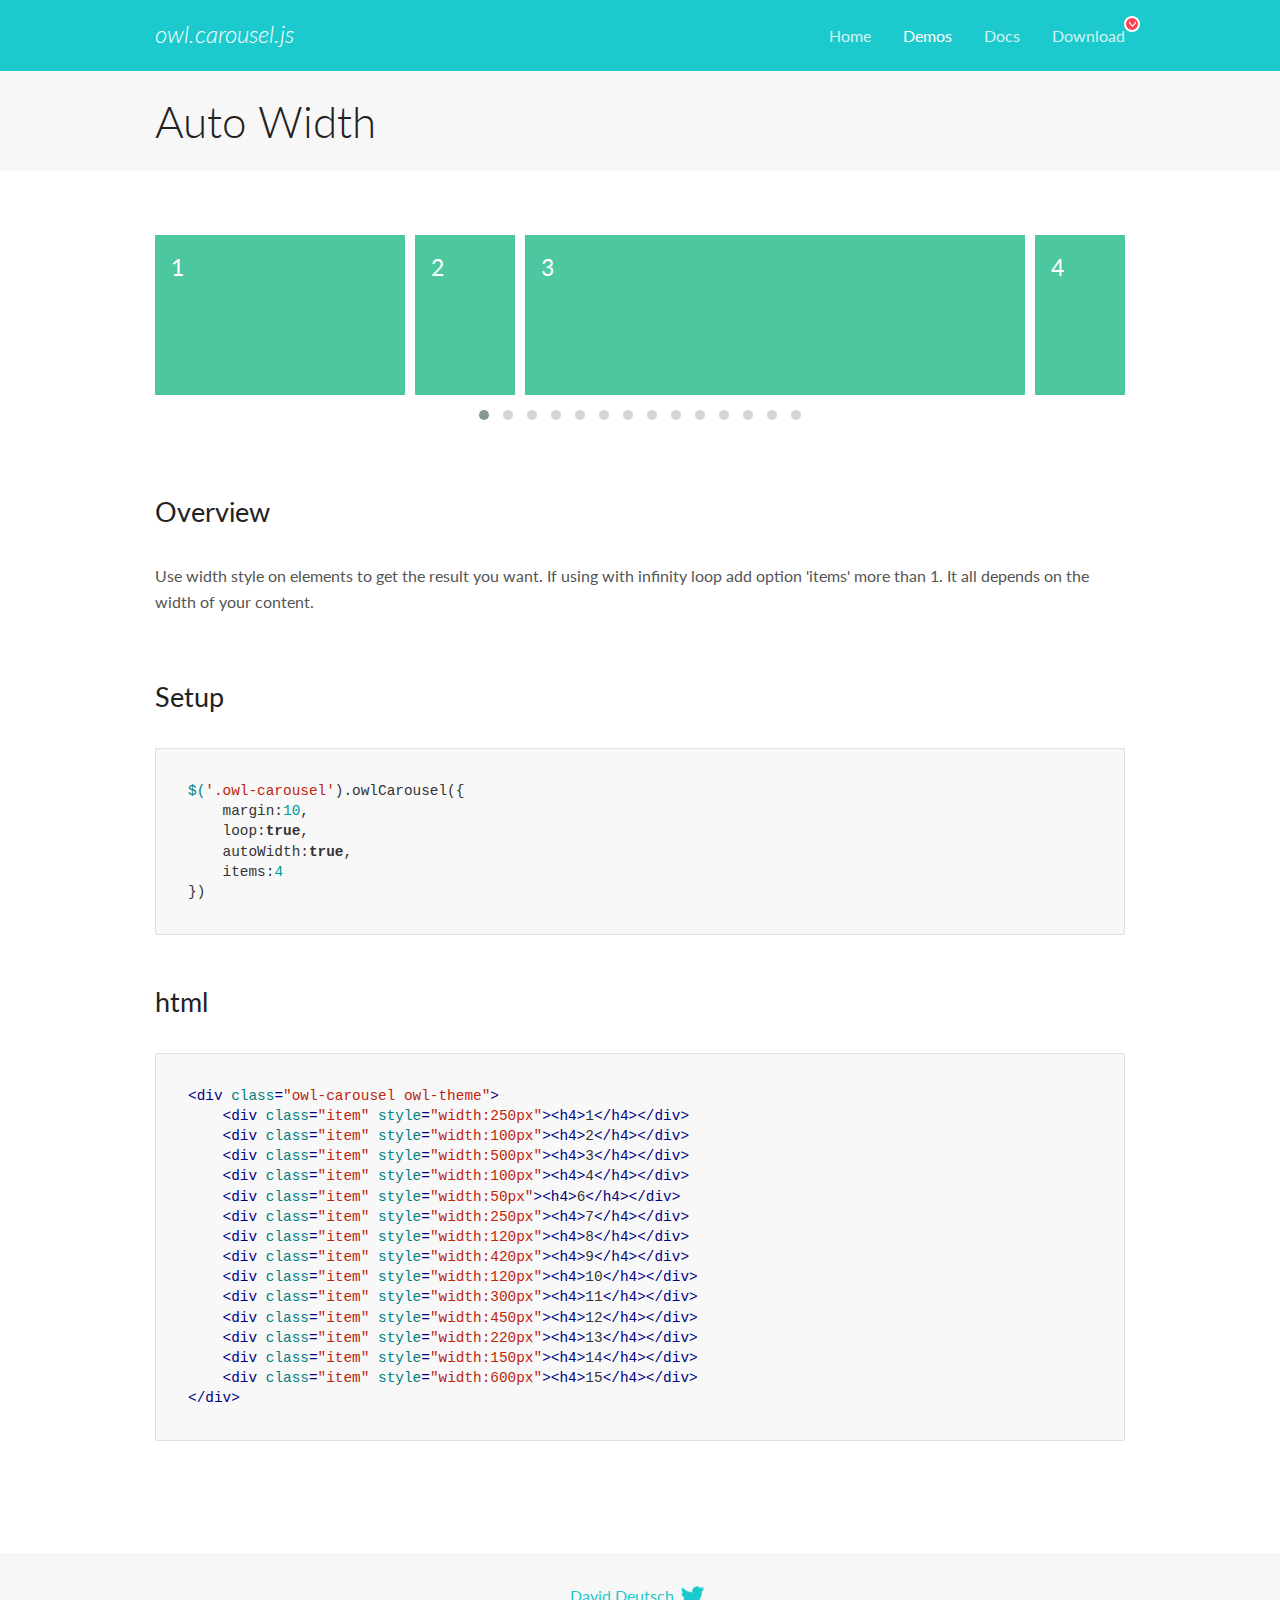
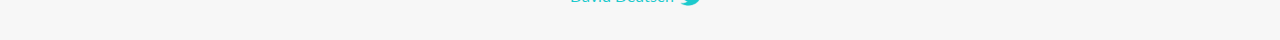
<file: assets/vendor/owlcarousel/docs/demos/autowidth.html>
<!DOCTYPE html>
<html lang="en">
  <head>

    <!-- head -->
    <meta charset="utf-8">
    <meta name="msapplication-tap-highlight" content="no" />
    <meta name="viewport" content="width=device-width, initial-scale=1.0" />
    <meta name="description" content="Auto Width">
    <meta name="author" content="David Deutsch">
    <title>
      Auto Width Demo | Owl Carousel | 2.3.4
    </title>

    <!-- Stylesheets -->
    <link href='https://fonts.googleapis.com/css?family=Lato:300,400,700,400italic,300italic' rel='stylesheet' type='text/css'>
    <link rel="stylesheet" href="../assets/css/docs.theme.min.css">

    <!-- Owl Stylesheets -->
    <link rel="stylesheet" href="../assets/owlcarousel/assets/owl.carousel.min.css">
    <link rel="stylesheet" href="../assets/owlcarousel/assets/owl.theme.default.min.css">

    <!-- HTML5 shim and Respond.js IE8 support of HTML5 elements and media queries -->

    <!--[if lt IE 9]>
      <script src="https://oss.maxcdn.com/libs/html5shiv/3.7.0/html5shiv.js"></script>
      <script src="https://oss.maxcdn.com/libs/respond.js/1.3.0/respond.min.js"></script>
    <![endif]-->

    <!-- Favicons -->
    <link rel="apple-touch-icon-precomposed" sizes="144x144" href="../assets/ico/apple-touch-icon-144-precomposed.png">
    <link rel="shortcut icon" href="../assets/ico/favicon.png">
    <link rel="shortcut icon" href="favicon.ico">

    <!-- Yeah i know js should not be in header. Its required for demos.-->

    <!-- javascript -->
    <script src="../assets/vendors/jquery.min.js"></script>
    <script src="../assets/owlcarousel/owl.carousel.js"></script>
  </head>
  <body>

    <!-- header -->
    <header class="header">
      <div class="row">
        <div class="large-12 columns">
          <div class="brand left">
            <h3>
              <a href="/OwlCarousel2/">owl.carousel.js</a> 
            </h3>
          </div>
          <a id="toggle-nav" class="right">
            <span></span> <span></span> <span></span> 
          </a> 
          <div class="nav-bar">
            <ul class="clearfix">
              <li> <a href="/OwlCarousel2/index.html">Home</a>  </li>
              <li class="active">
                <a href="/OwlCarousel2/demos/demos.html">Demos</a> 
              </li>
              <li> <a href="/OwlCarousel2/docs/started-welcome.html">Docs</a>  </li>
              <li>
                <a href="https://github.com/OwlCarousel2/OwlCarousel2/archive/2.3.4.zip">Download</a> 
                <span class="download"></span> 
              </li>
            </ul>
          </div>
        </div>
      </div>
    </header>

    <!-- title -->
    <section class="title">
      <div class="row">
        <div class="large-12 columns">
          <h1>Auto Width</h1>
        </div>
      </div>
    </section>

    <!--  Demos -->
    <section id="demos">
      <div class="row">
        <div class="large-12 columns">
          <div class="owl-carousel owl-theme">
            <div class="item" style="width:250px">
              <h4>1</h4>
            </div>
            <div class="item" style="width:100px">
              <h4>2</h4>
            </div>
            <div class="item" style="width:500px">
              <h4>3</h4>
            </div>
            <div class="item" style="width:100px">
              <h4>4</h4>
            </div>
            <div class="item" style="width:50px">
              <h4>6</h4>
            </div>
            <div class="item" style="width:250px">
              <h4>7</h4>
            </div>
            <div class="item" style="width:120px">
              <h4>8</h4>
            </div>
            <div class="item" style="width:420px">
              <h4>9</h4>
            </div>
            <div class="item" style="width:120px">
              <h4>10</h4>
            </div>
            <div class="item" style="width:300px">
              <h4>11</h4>
            </div>
            <div class="item" style="width:450px">
              <h4>12</h4>
            </div>
            <div class="item" style="width:220px">
              <h4>13</h4>
            </div>
            <div class="item" style="width:150px">
              <h4>14</h4>
            </div>
            <div class="item" style="width:600px">
              <h4>15</h4>
            </div>
          </div>
          <h3 id="overview">Overview</h3>
          <p>Use width style on elements to get the result you want. If using with infinity loop add option &#39;items&#39; more than 1. It all depends on the width of your content.</p>
          <h3 id="setup">Setup</h3>
          <pre><code>$(&#39;.owl-carousel&#39;).owlCarousel({
    margin:10,
    loop:true,
    autoWidth:true,
    items:4
})</code></pre>
          <h3 id="html">html</h3>
          <pre><code>&lt;div class=&quot;owl-carousel owl-theme&quot;&gt;
    &lt;div class=&quot;item&quot; style=&quot;width:250px&quot;&gt;&lt;h4&gt;1&lt;/h4&gt;&lt;/div&gt;
    &lt;div class=&quot;item&quot; style=&quot;width:100px&quot;&gt;&lt;h4&gt;2&lt;/h4&gt;&lt;/div&gt;
    &lt;div class=&quot;item&quot; style=&quot;width:500px&quot;&gt;&lt;h4&gt;3&lt;/h4&gt;&lt;/div&gt;
    &lt;div class=&quot;item&quot; style=&quot;width:100px&quot;&gt;&lt;h4&gt;4&lt;/h4&gt;&lt;/div&gt;
    &lt;div class=&quot;item&quot; style=&quot;width:50px&quot;&gt;&lt;h4&gt;6&lt;/h4&gt;&lt;/div&gt;
    &lt;div class=&quot;item&quot; style=&quot;width:250px&quot;&gt;&lt;h4&gt;7&lt;/h4&gt;&lt;/div&gt;
    &lt;div class=&quot;item&quot; style=&quot;width:120px&quot;&gt;&lt;h4&gt;8&lt;/h4&gt;&lt;/div&gt;
    &lt;div class=&quot;item&quot; style=&quot;width:420px&quot;&gt;&lt;h4&gt;9&lt;/h4&gt;&lt;/div&gt;
    &lt;div class=&quot;item&quot; style=&quot;width:120px&quot;&gt;&lt;h4&gt;10&lt;/h4&gt;&lt;/div&gt;
    &lt;div class=&quot;item&quot; style=&quot;width:300px&quot;&gt;&lt;h4&gt;11&lt;/h4&gt;&lt;/div&gt;
    &lt;div class=&quot;item&quot; style=&quot;width:450px&quot;&gt;&lt;h4&gt;12&lt;/h4&gt;&lt;/div&gt;
    &lt;div class=&quot;item&quot; style=&quot;width:220px&quot;&gt;&lt;h4&gt;13&lt;/h4&gt;&lt;/div&gt;
    &lt;div class=&quot;item&quot; style=&quot;width:150px&quot;&gt;&lt;h4&gt;14&lt;/h4&gt;&lt;/div&gt;
    &lt;div class=&quot;item&quot; style=&quot;width:600px&quot;&gt;&lt;h4&gt;15&lt;/h4&gt;&lt;/div&gt;
&lt;/div&gt;</code></pre>
          <script>
            $(document).ready(function() {
              $('.owl-carousel').owlCarousel({
                margin: 10,
                loop: true,
                autoWidth: true,
                items: 4
              })
            })
          </script>
        </div>
      </div>
    </section>

    <!-- footer -->
    <footer class="footer">
      <div class="row">
        <div class="large-12 columns">
          <h5>
            <a href="/OwlCarousel2/docs/support-contact.html">David Deutsch</a> 
            <a id="custom-tweet-button" href="https://twitter.com/share?url=https://github.com/OwlCarousel2/OwlCarousel2&text=Owl Carousel - This is so awesome! " target="_blank"></a> 
          </h5>
        </div>
      </div>
    </footer>

    <!-- vendors -->
    <script src="../assets/vendors/highlight.js"></script>
    <script src="../assets/js/app.js"></script>
  </body>
</html>
</file>
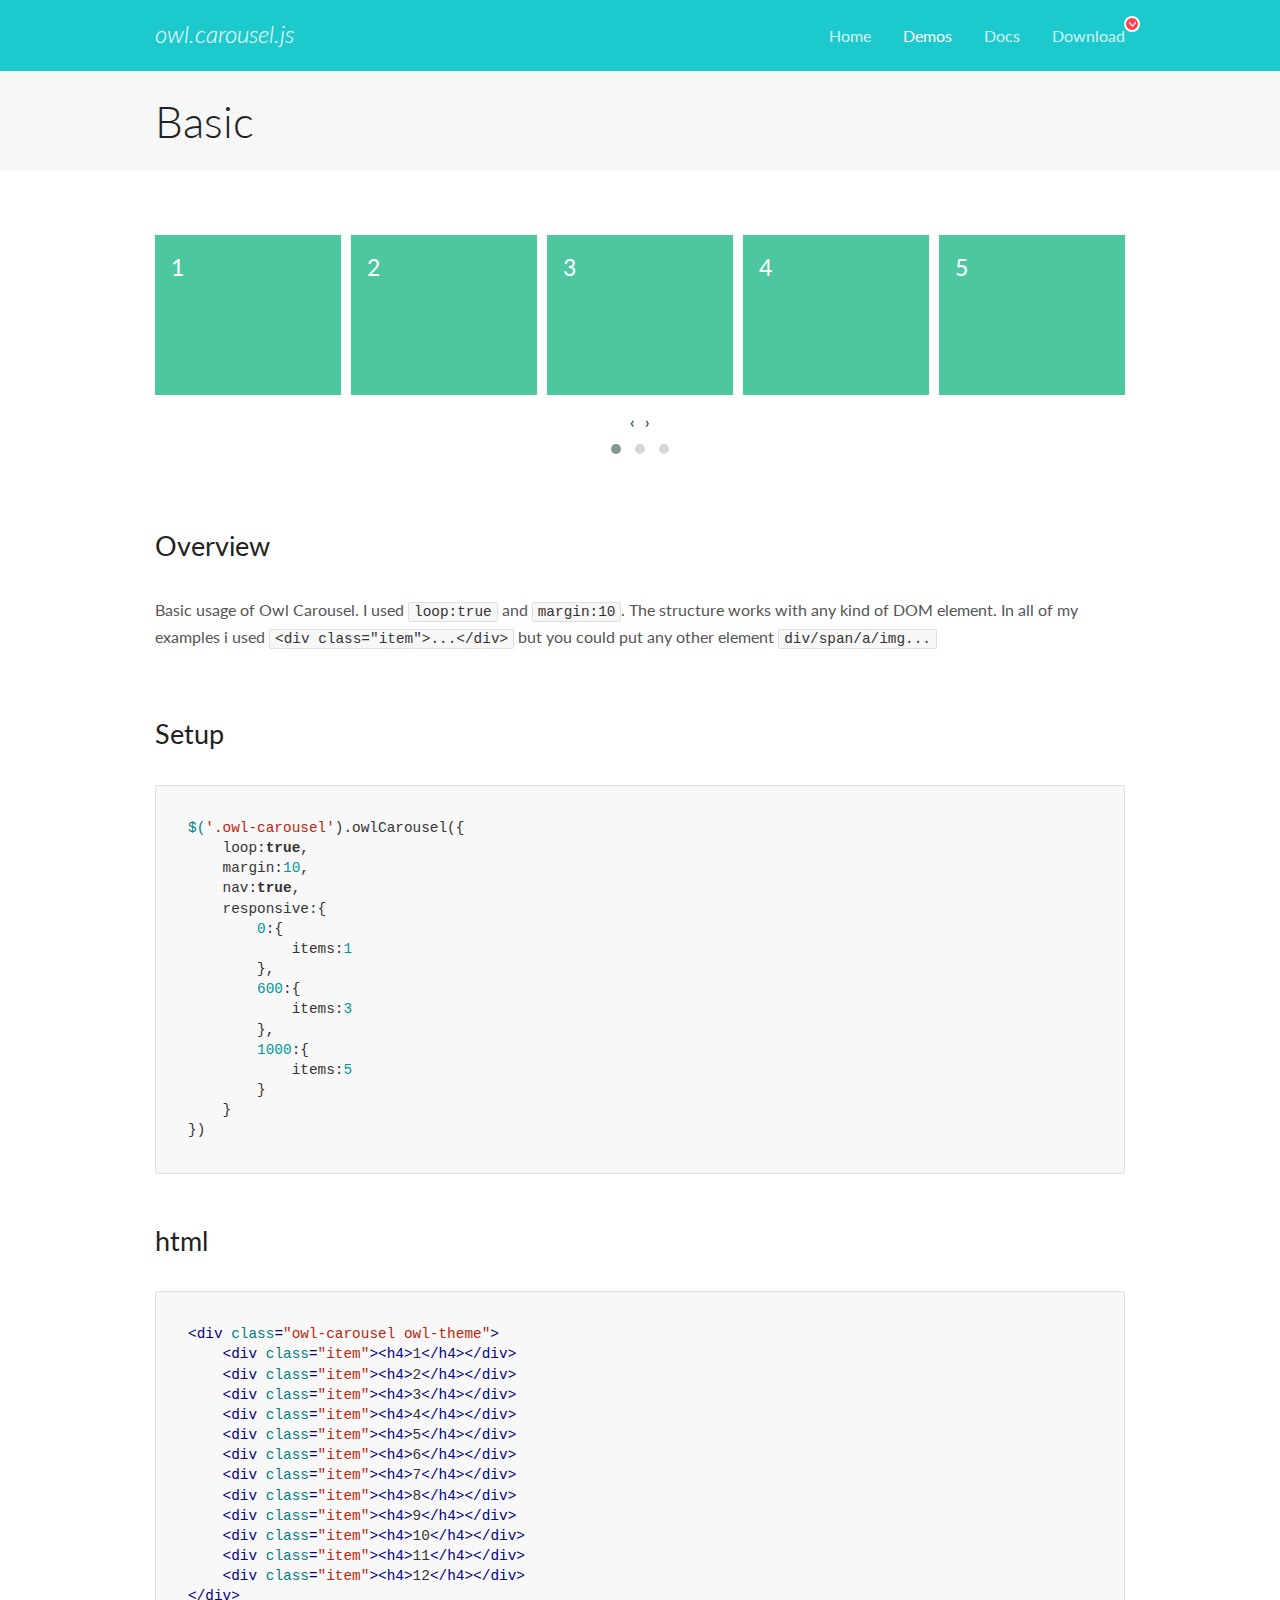
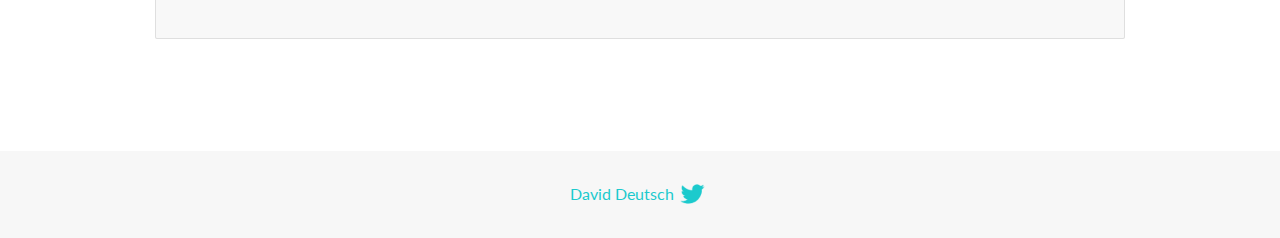
<file: assets/vendor/owlcarousel/docs/demos/basic.html>
<!DOCTYPE html>
<html lang="en">
  <head>

    <!-- head -->
    <meta charset="utf-8">
    <meta name="msapplication-tap-highlight" content="no" />
    <meta name="viewport" content="width=device-width, initial-scale=1.0" />
    <meta name="description" content="Basic usage demo">
    <meta name="author" content="David Deutsch">
    <title>
      Basic Demo | Owl Carousel | 2.3.4
    </title>

    <!-- Stylesheets -->
    <link href='https://fonts.googleapis.com/css?family=Lato:300,400,700,400italic,300italic' rel='stylesheet' type='text/css'>
    <link rel="stylesheet" href="../assets/css/docs.theme.min.css">

    <!-- Owl Stylesheets -->
    <link rel="stylesheet" href="../assets/owlcarousel/assets/owl.carousel.min.css">
    <link rel="stylesheet" href="../assets/owlcarousel/assets/owl.theme.default.min.css">

    <!-- HTML5 shim and Respond.js IE8 support of HTML5 elements and media queries -->

    <!--[if lt IE 9]>
      <script src="https://oss.maxcdn.com/libs/html5shiv/3.7.0/html5shiv.js"></script>
      <script src="https://oss.maxcdn.com/libs/respond.js/1.3.0/respond.min.js"></script>
    <![endif]-->

    <!-- Favicons -->
    <link rel="apple-touch-icon-precomposed" sizes="144x144" href="../assets/ico/apple-touch-icon-144-precomposed.png">
    <link rel="shortcut icon" href="../assets/ico/favicon.png">
    <link rel="shortcut icon" href="favicon.ico">

    <!-- Yeah i know js should not be in header. Its required for demos.-->

    <!-- javascript -->
    <script src="../assets/vendors/jquery.min.js"></script>
    <script src="../assets/owlcarousel/owl.carousel.js"></script>
  </head>
  <body>

    <!-- header -->
    <header class="header">
      <div class="row">
        <div class="large-12 columns">
          <div class="brand left">
            <h3>
              <a href="/OwlCarousel2/">owl.carousel.js</a> 
            </h3>
          </div>
          <a id="toggle-nav" class="right">
            <span></span> <span></span> <span></span> 
          </a> 
          <div class="nav-bar">
            <ul class="clearfix">
              <li> <a href="/OwlCarousel2/index.html">Home</a>  </li>
              <li class="active">
                <a href="/OwlCarousel2/demos/demos.html">Demos</a> 
              </li>
              <li> <a href="/OwlCarousel2/docs/started-welcome.html">Docs</a>  </li>
              <li>
                <a href="https://github.com/OwlCarousel2/OwlCarousel2/archive/2.3.4.zip">Download</a> 
                <span class="download"></span> 
              </li>
            </ul>
          </div>
        </div>
      </div>
    </header>

    <!-- title -->
    <section class="title">
      <div class="row">
        <div class="large-12 columns">
          <h1>Basic</h1>
        </div>
      </div>
    </section>

    <!--  Demos -->
    <section id="demos">
      <div class="row">
        <div class="large-12 columns">
          <div class="owl-carousel owl-theme">
            <div class="item">
              <h4>1</h4>
            </div>
            <div class="item">
              <h4>2</h4>
            </div>
            <div class="item">
              <h4>3</h4>
            </div>
            <div class="item">
              <h4>4</h4>
            </div>
            <div class="item">
              <h4>5</h4>
            </div>
            <div class="item">
              <h4>6</h4>
            </div>
            <div class="item">
              <h4>7</h4>
            </div>
            <div class="item">
              <h4>8</h4>
            </div>
            <div class="item">
              <h4>9</h4>
            </div>
            <div class="item">
              <h4>10</h4>
            </div>
            <div class="item">
              <h4>11</h4>
            </div>
            <div class="item">
              <h4>12</h4>
            </div>
          </div>
          <h3 id="overview">Overview</h3>
          <p>Basic usage of Owl Carousel. I used <code>loop:true</code> and <code>margin:10</code>. The structure works with any kind of DOM element. In all of my examples i used <code>&lt;div class=&quot;item&quot;&gt;...&lt;/div&gt;</code> but you could
            put any other element <code>div/span/a/img...</code></p>
          <h3 id="setup">Setup</h3>
          <pre><code>$(&#39;.owl-carousel&#39;).owlCarousel({
    loop:true,
    margin:10,
    nav:true,
    responsive:{
        0:{
            items:1
        },
        600:{
            items:3
        },
        1000:{
            items:5
        }
    }
})</code></pre>
          <h3 id="html">html</h3>
          <pre><code>&lt;div class=&quot;owl-carousel owl-theme&quot;&gt;
    &lt;div class=&quot;item&quot;&gt;&lt;h4&gt;1&lt;/h4&gt;&lt;/div&gt;
    &lt;div class=&quot;item&quot;&gt;&lt;h4&gt;2&lt;/h4&gt;&lt;/div&gt;
    &lt;div class=&quot;item&quot;&gt;&lt;h4&gt;3&lt;/h4&gt;&lt;/div&gt;
    &lt;div class=&quot;item&quot;&gt;&lt;h4&gt;4&lt;/h4&gt;&lt;/div&gt;
    &lt;div class=&quot;item&quot;&gt;&lt;h4&gt;5&lt;/h4&gt;&lt;/div&gt;
    &lt;div class=&quot;item&quot;&gt;&lt;h4&gt;6&lt;/h4&gt;&lt;/div&gt;
    &lt;div class=&quot;item&quot;&gt;&lt;h4&gt;7&lt;/h4&gt;&lt;/div&gt;
    &lt;div class=&quot;item&quot;&gt;&lt;h4&gt;8&lt;/h4&gt;&lt;/div&gt;
    &lt;div class=&quot;item&quot;&gt;&lt;h4&gt;9&lt;/h4&gt;&lt;/div&gt;
    &lt;div class=&quot;item&quot;&gt;&lt;h4&gt;10&lt;/h4&gt;&lt;/div&gt;
    &lt;div class=&quot;item&quot;&gt;&lt;h4&gt;11&lt;/h4&gt;&lt;/div&gt;
    &lt;div class=&quot;item&quot;&gt;&lt;h4&gt;12&lt;/h4&gt;&lt;/div&gt;
&lt;/div&gt;</code></pre>
          <script>
            $(document).ready(function() {
              var owl = $('.owl-carousel');
              owl.owlCarousel({
                margin: 10,
                nav: true,
                loop: true,
                responsive: {
                  0: {
                    items: 1
                  },
                  600: {
                    items: 3
                  },
                  1000: {
                    items: 5
                  }
                }
              })
            })
          </script>
        </div>
      </div>
    </section>

    <!-- footer -->
    <footer class="footer">
      <div class="row">
        <div class="large-12 columns">
          <h5>
            <a href="/OwlCarousel2/docs/support-contact.html">David Deutsch</a> 
            <a id="custom-tweet-button" href="https://twitter.com/share?url=https://github.com/OwlCarousel2/OwlCarousel2&text=Owl Carousel - This is so awesome! " target="_blank"></a> 
          </h5>
        </div>
      </div>
    </footer>

    <!-- vendors -->
    <script src="../assets/vendors/highlight.js"></script>
    <script src="../assets/js/app.js"></script>
  </body>
</html>
</file>
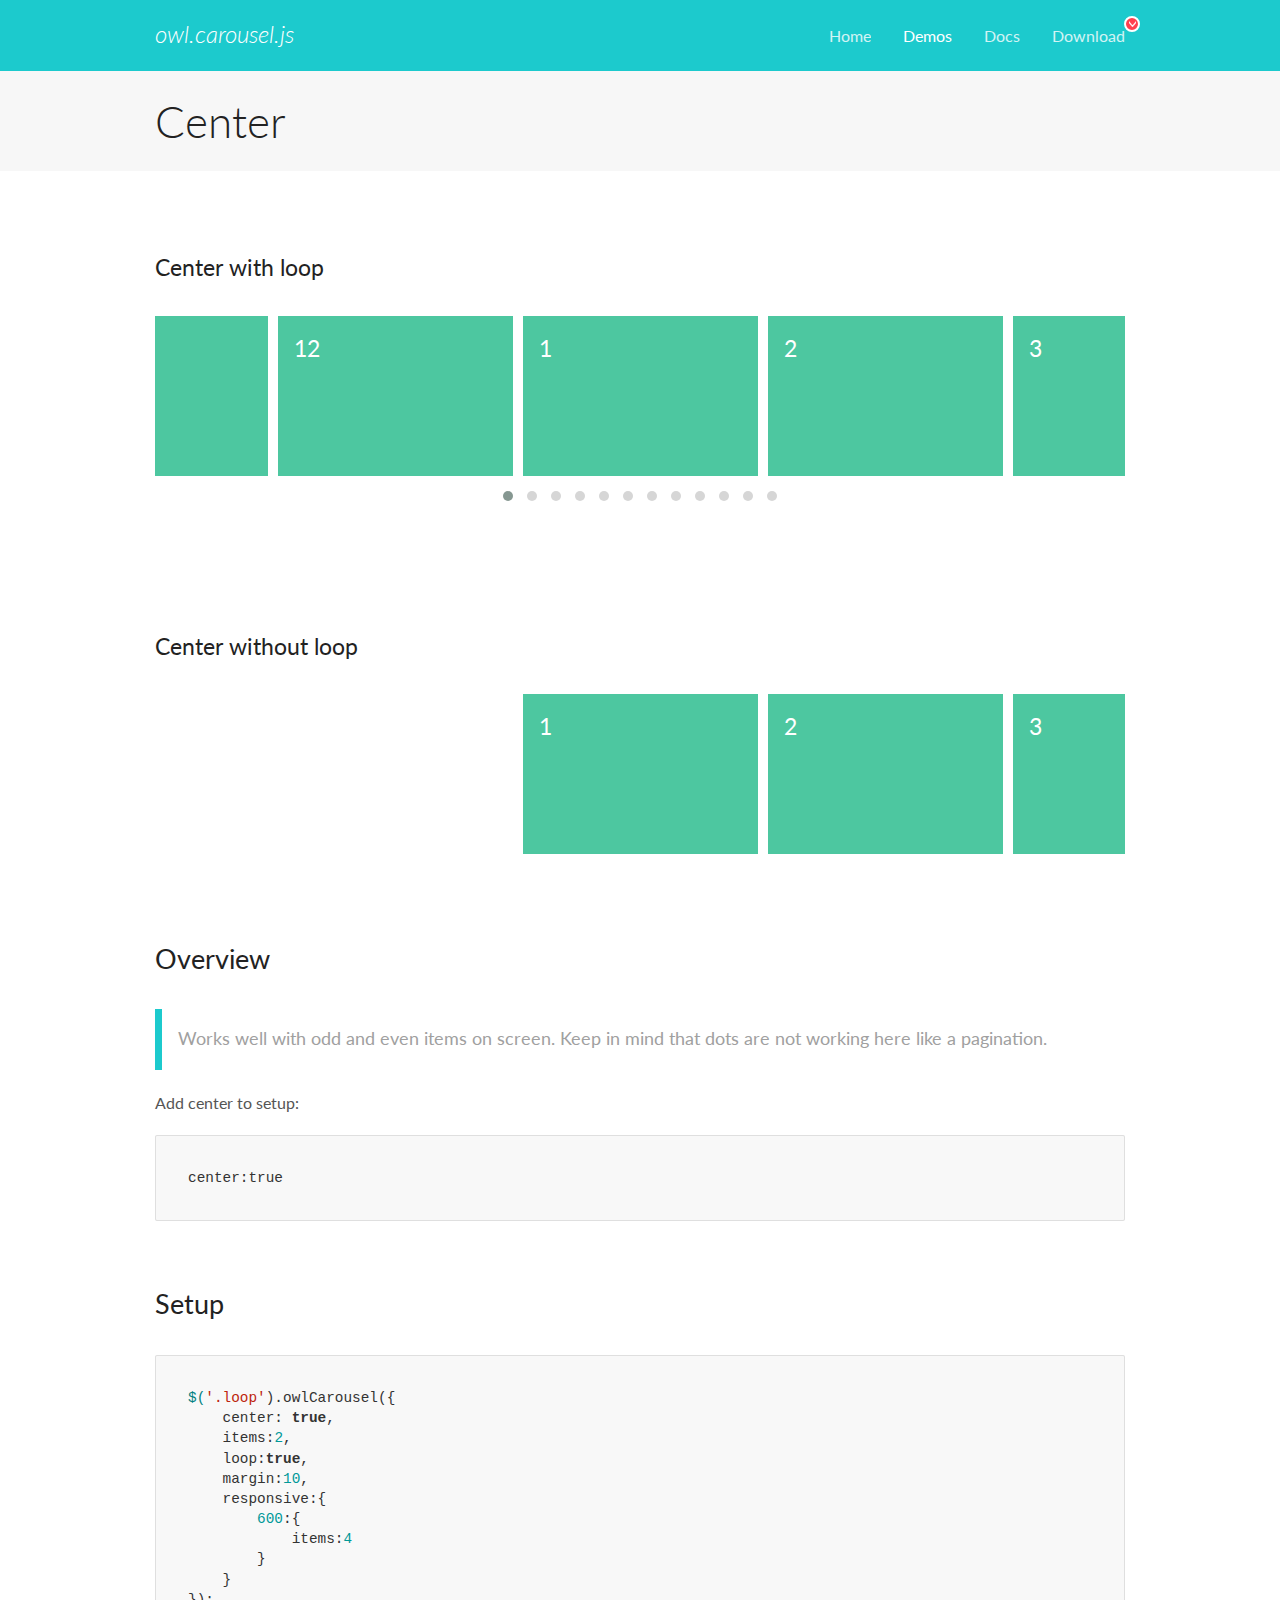
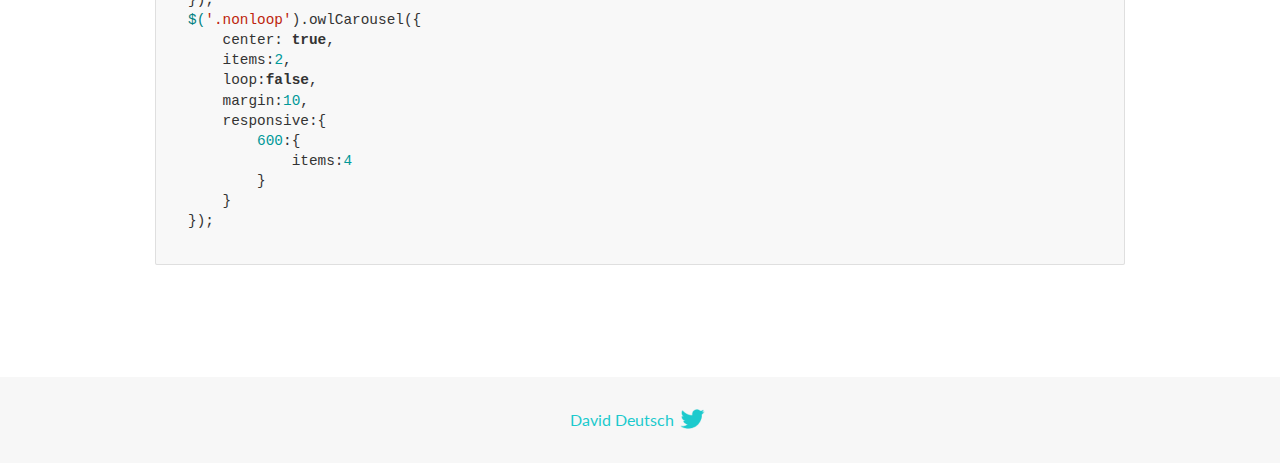
<file: assets/vendor/owlcarousel/docs/demos/center.html>
<!DOCTYPE html>
<html lang="en">
  <head>

    <!-- head -->
    <meta charset="utf-8">
    <meta name="msapplication-tap-highlight" content="no" />
    <meta name="viewport" content="width=device-width, initial-scale=1.0" />
    <meta name="description" content="Center carousel">
    <meta name="author" content="David Deutsch">
    <title>
      Center Demo | Owl Carousel | 2.3.4
    </title>

    <!-- Stylesheets -->
    <link href='https://fonts.googleapis.com/css?family=Lato:300,400,700,400italic,300italic' rel='stylesheet' type='text/css'>
    <link rel="stylesheet" href="../assets/css/docs.theme.min.css">

    <!-- Owl Stylesheets -->
    <link rel="stylesheet" href="../assets/owlcarousel/assets/owl.carousel.min.css">
    <link rel="stylesheet" href="../assets/owlcarousel/assets/owl.theme.default.min.css">

    <!-- HTML5 shim and Respond.js IE8 support of HTML5 elements and media queries -->

    <!--[if lt IE 9]>
      <script src="https://oss.maxcdn.com/libs/html5shiv/3.7.0/html5shiv.js"></script>
      <script src="https://oss.maxcdn.com/libs/respond.js/1.3.0/respond.min.js"></script>
    <![endif]-->

    <!-- Favicons -->
    <link rel="apple-touch-icon-precomposed" sizes="144x144" href="../assets/ico/apple-touch-icon-144-precomposed.png">
    <link rel="shortcut icon" href="../assets/ico/favicon.png">
    <link rel="shortcut icon" href="favicon.ico">

    <!-- Yeah i know js should not be in header. Its required for demos.-->

    <!-- javascript -->
    <script src="../assets/vendors/jquery.min.js"></script>
    <script src="../assets/owlcarousel/owl.carousel.js"></script>
  </head>
  <body>

    <!-- header -->
    <header class="header">
      <div class="row">
        <div class="large-12 columns">
          <div class="brand left">
            <h3>
              <a href="/OwlCarousel2/">owl.carousel.js</a> 
            </h3>
          </div>
          <a id="toggle-nav" class="right">
            <span></span> <span></span> <span></span> 
          </a> 
          <div class="nav-bar">
            <ul class="clearfix">
              <li> <a href="/OwlCarousel2/index.html">Home</a>  </li>
              <li class="active">
                <a href="/OwlCarousel2/demos/demos.html">Demos</a> 
              </li>
              <li> <a href="/OwlCarousel2/docs/started-welcome.html">Docs</a>  </li>
              <li>
                <a href="https://github.com/OwlCarousel2/OwlCarousel2/archive/2.3.4.zip">Download</a> 
                <span class="download"></span> 
              </li>
            </ul>
          </div>
        </div>
      </div>
    </header>

    <!-- title -->
    <section class="title">
      <div class="row">
        <div class="large-12 columns">
          <h1>Center</h1>
        </div>
      </div>
    </section>

    <!--  Demos -->
    <section id="demos">
      <div class="row">
        <div class="large-12 columns">
          <h4 id="center-with-loop">Center with loop</h4>
          <div class="loop owl-carousel owl-theme">
            <div class="item">
              <h4>1</h4>
            </div>
            <div class="item">
              <h4>2</h4>
            </div>
            <div class="item">
              <h4>3</h4>
            </div>
            <div class="item">
              <h4>4</h4>
            </div>
            <div class="item">
              <h4>5</h4>
            </div>
            <div class="item">
              <h4>6</h4>
            </div>
            <div class="item">
              <h4>7</h4>
            </div>
            <div class="item">
              <h4>8</h4>
            </div>
            <div class="item">
              <h4>9</h4>
            </div>
            <div class="item">
              <h4>10</h4>
            </div>
            <div class="item">
              <h4>11</h4>
            </div>
            <div class="item">
              <h4>12</h4>
            </div>
          </div>
          <br>
          <h4 id="center-without-loop">Center without loop</h4>
          <div class="nonloop owl-carousel">
            <div class="item">
              <h4>1</h4>
            </div>
            <div class="item">
              <h4>2</h4>
            </div>
            <div class="item">
              <h4>3</h4>
            </div>
            <div class="item">
              <h4>4</h4>
            </div>
            <div class="item">
              <h4>5</h4>
            </div>
            <div class="item">
              <h4>6</h4>
            </div>
            <div class="item">
              <h4>7</h4>
            </div>
            <div class="item">
              <h4>8</h4>
            </div>
            <div class="item">
              <h4>9</h4>
            </div>
            <div class="item">
              <h4>10</h4>
            </div>
            <div class="item">
              <h4>11</h4>
            </div>
            <div class="item">
              <h4>12</h4>
            </div>
          </div>
          <h3 id="overview">Overview</h3>
          <blockquote>
            <p>Works well with odd and even items on screen. Keep in mind that dots are not working here like a pagination.</p>
          </blockquote>
          <p>Add center to setup:</p>
          <pre><code>center:true</code></pre>
          <h3 id="setup">Setup</h3>
          <pre><code>$(&#39;.loop&#39;).owlCarousel({
    center: true,
    items:2,
    loop:true,
    margin:10,
    responsive:{
        600:{
            items:4
        }
    }
});
$(&#39;.nonloop&#39;).owlCarousel({
    center: true,
    items:2,
    loop:false,
    margin:10,
    responsive:{
        600:{
            items:4
        }
    }
});</code></pre>
          <script>
            jQuery(document).ready(function($) {
              $('.loop').owlCarousel({
                center: true,
                items: 2,
                loop: true,
                margin: 10,
                responsive: {
                  600: {
                    items: 4
                  }
                }
              });
              $('.nonloop').owlCarousel({
                center: true,
                items: 2,
                loop: false,
                margin: 10,
                responsive: {
                  600: {
                    items: 4
                  }
                }
              });
            });
          </script>
        </div>
      </div>
    </section>

    <!-- footer -->
    <footer class="footer">
      <div class="row">
        <div class="large-12 columns">
          <h5>
            <a href="/OwlCarousel2/docs/support-contact.html">David Deutsch</a> 
            <a id="custom-tweet-button" href="https://twitter.com/share?url=https://github.com/OwlCarousel2/OwlCarousel2&text=Owl Carousel - This is so awesome! " target="_blank"></a> 
          </h5>
        </div>
      </div>
    </footer>

    <!-- vendors -->
    <script src="../assets/vendors/highlight.js"></script>
    <script src="../assets/js/app.js"></script>
  </body>
</html>
</file>
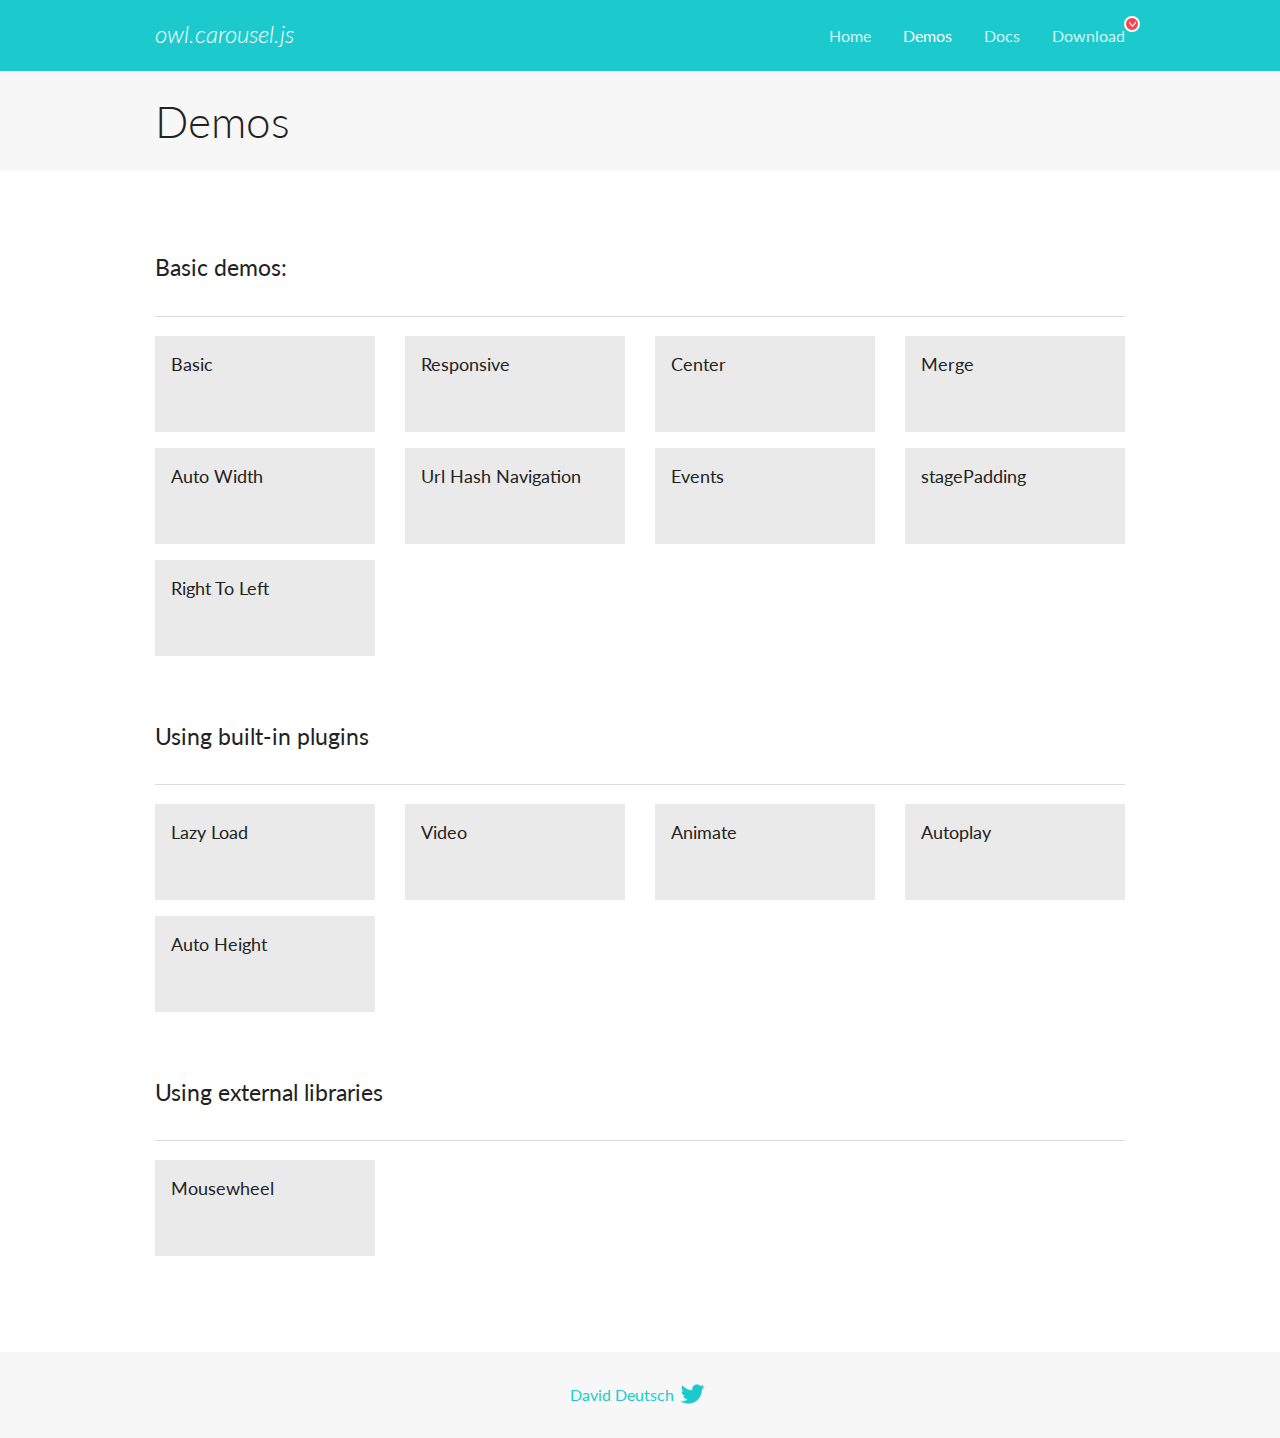
<file: assets/vendor/owlcarousel/docs/demos/demos.html>
<!DOCTYPE html>
<html lang="en">
  <head>

    <!-- head -->
    <meta charset="utf-8">
    <meta name="msapplication-tap-highlight" content="no" />
    <meta name="viewport" content="width=device-width, initial-scale=1.0" />
    <meta name="description" content="A list of Owl Carousel examples.">
    <meta name="author" content="David Deutsch">
    <title>
      Demos | Owl Carousel | 2.3.4
    </title>

    <!-- Stylesheets -->
    <link href='https://fonts.googleapis.com/css?family=Lato:300,400,700,400italic,300italic' rel='stylesheet' type='text/css'>
    <link rel="stylesheet" href="../assets/css/docs.theme.min.css">

    <!-- Owl Stylesheets -->
    <link rel="stylesheet" href="../assets/owlcarousel/assets/owl.carousel.min.css">
    <link rel="stylesheet" href="../assets/owlcarousel/assets/owl.theme.default.min.css">

    <!-- HTML5 shim and Respond.js IE8 support of HTML5 elements and media queries -->

    <!--[if lt IE 9]>
      <script src="https://oss.maxcdn.com/libs/html5shiv/3.7.0/html5shiv.js"></script>
      <script src="https://oss.maxcdn.com/libs/respond.js/1.3.0/respond.min.js"></script>
    <![endif]-->

    <!-- Favicons -->
    <link rel="apple-touch-icon-precomposed" sizes="144x144" href="../assets/ico/apple-touch-icon-144-precomposed.png">
    <link rel="shortcut icon" href="../assets/ico/favicon.png">
    <link rel="shortcut icon" href="favicon.ico">

    <!-- Yeah i know js should not be in header. Its required for demos.-->

    <!-- javascript -->
    <script src="../assets/vendors/jquery.min.js"></script>
    <script src="../assets/owlcarousel/owl.carousel.js"></script>
  </head>
  <body>

    <!-- header -->
    <header class="header">
      <div class="row">
        <div class="large-12 columns">
          <div class="brand left">
            <h3>
              <a href="/OwlCarousel2/">owl.carousel.js</a> 
            </h3>
          </div>
          <a id="toggle-nav" class="right">
            <span></span> <span></span> <span></span> 
          </a> 
          <div class="nav-bar">
            <ul class="clearfix">
              <li> <a href="/OwlCarousel2/index.html">Home</a>  </li>
              <li class="active">
                <a href="/OwlCarousel2/demos/demos.html">Demos</a> 
              </li>
              <li> <a href="/OwlCarousel2/docs/started-welcome.html">Docs</a>  </li>
              <li>
                <a href="https://github.com/OwlCarousel2/OwlCarousel2/archive/2.3.4.zip">Download</a> 
                <span class="download"></span> 
              </li>
            </ul>
          </div>
        </div>
      </div>
    </header>

    <!-- title -->
    <section class="title">
      <div class="row">
        <div class="large-12 columns">
          <h1>Demos</h1>
        </div>
      </div>
    </section>

    <!--  Demos -->
    <section id="demos">
      <div class="row">
        <div class="large-12 columns">
          <h4 id="basic-demos-">Basic demos:</h4>
          <hr>
          <div class="demo-list">
            <div class="row">
              <div class="small-6 medium-4 large-3 columns">
                <a href="basic.html" class="demo-block">
                  <h5>Basic </h5>
                </a> 
              </div>
              <div class="small-6 medium-4 large-3 columns">
                <a href="responsive.html" class="demo-block">
                  <h5>Responsive </h5>
                </a> 
              </div>
              <div class="small-6 medium-4 large-3 columns">
                <a href="center.html" class="demo-block">
                  <h5>Center </h5>
                </a> 
              </div>
              <div class="small-6 medium-4 large-3 columns">
                <a href="merge.html" class="demo-block">
                  <h5>Merge </h5>
                </a> 
              </div>
              <div class="small-6 medium-4 large-3 columns">
                <a href="autowidth.html" class="demo-block">
                  <h5>Auto Width </h5>
                </a> 
              </div>
              <div class="small-6 medium-4 large-3 columns">
                <a href="urlhashnav.html" class="demo-block">
                  <h5>Url Hash Navigation </h5>
                </a> 
              </div>
              <div class="small-6 medium-4 large-3 columns">
                <a href="events.html" class="demo-block">
                  <h5>Events </h5>
                </a> 
              </div>
              <div class="small-6 medium-4 large-3 columns">
                <a href="stagepadding.html" class="demo-block">
                  <h5>stagePadding </h5>
                </a> 
              </div>
              <div class="small-6 medium-4 large-3 columns">
                <a href="rtl.html" class="demo-block">
                  <h5>Right To Left </h5>
                </a> 
              </div>
            </div>
          </div>
          <h4 id="using-built-in-plugins">Using built-in plugins</h4>
          <hr>
          <div class="demo-list">
            <div class="row">
              <div class="small-6 medium-4 large-3 columns">
                <a href="lazyLoad.html" class="demo-block">
                  <h5>Lazy Load </h5>
                </a> 
              </div>
              <div class="small-6 medium-4 large-3 columns">
                <a href="video.html" class="demo-block">
                  <h5>Video </h5>
                </a> 
              </div>
              <div class="small-6 medium-4 large-3 columns">
                <a href="animate.html" class="demo-block">
                  <h5>Animate </h5>
                </a> 
              </div>
              <div class="small-6 medium-4 large-3 columns">
                <a href="autoplay.html" class="demo-block">
                  <h5>Autoplay </h5>
                </a> 
              </div>
              <div class="small-6 medium-4 large-3 columns">
                <a href="autoheight.html" class="demo-block">
                  <h5>Auto Height </h5>
                </a> 
              </div>
            </div>
          </div>
          <h4 id="using-external-libraries">Using external libraries</h4>
          <hr>
          <div class="demo-list">
            <div class="row">
              <div class="small-6 medium-4 large-3 columns">
                <a href="mousewheel.html" class="demo-block">
                  <h5>Mousewheel </h5>
                </a> 
              </div>
            </div>
          </div>
        </div>
      </div>
    </section>

    <!-- footer -->
    <footer class="footer">
      <div class="row">
        <div class="large-12 columns">
          <h5>
            <a href="/OwlCarousel2/docs/support-contact.html">David Deutsch</a> 
            <a id="custom-tweet-button" href="https://twitter.com/share?url=https://github.com/OwlCarousel2/OwlCarousel2&text=Owl Carousel - This is so awesome! " target="_blank"></a> 
          </h5>
        </div>
      </div>
    </footer>

    <!-- vendors -->
    <script src="../assets/vendors/highlight.js"></script>
    <script src="../assets/js/app.js"></script>
  </body>
</html>
</file>
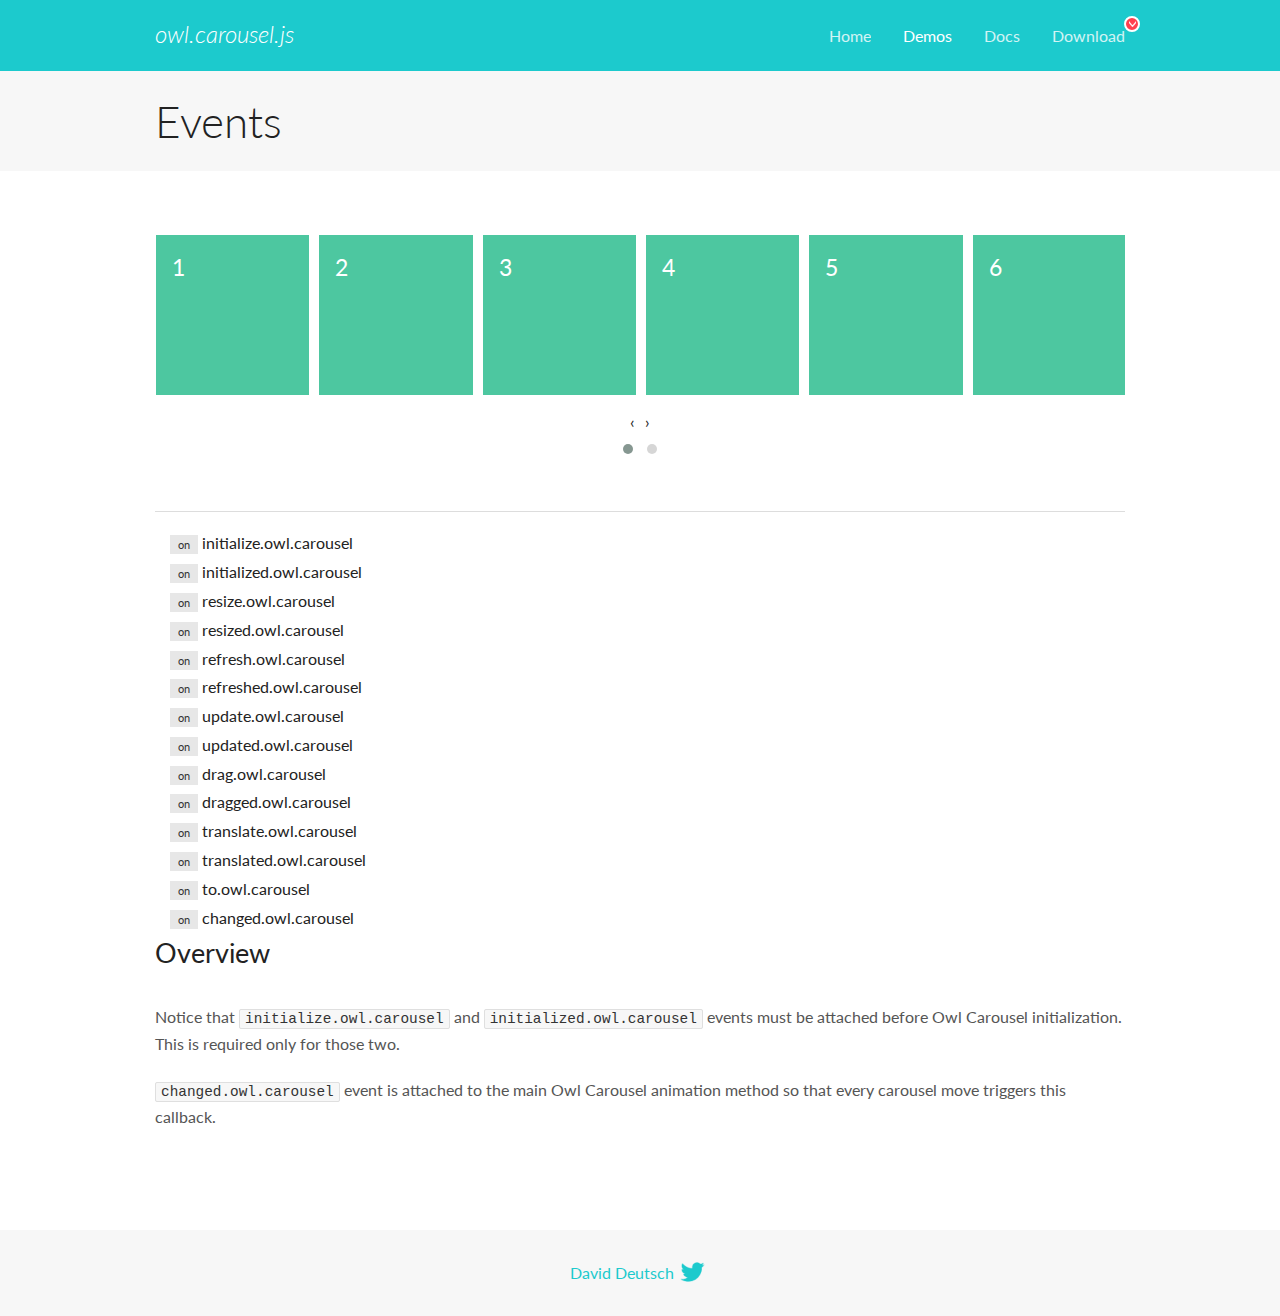
<file: assets/vendor/owlcarousel/docs/demos/events.html>
<!DOCTYPE html>
<html lang="en">
  <head>

    <!-- head -->
    <meta charset="utf-8">
    <meta name="msapplication-tap-highlight" content="no" />
    <meta name="viewport" content="width=device-width, initial-scale=1.0" />
    <meta name="description" content="Events usage demo">
    <meta name="author" content="David Deutsch">
    <title>
      Events Demo | Owl Carousel | 2.3.4
    </title>

    <!-- Stylesheets -->
    <link href='https://fonts.googleapis.com/css?family=Lato:300,400,700,400italic,300italic' rel='stylesheet' type='text/css'>
    <link rel="stylesheet" href="../assets/css/docs.theme.min.css">

    <!-- Owl Stylesheets -->
    <link rel="stylesheet" href="../assets/owlcarousel/assets/owl.carousel.min.css">
    <link rel="stylesheet" href="../assets/owlcarousel/assets/owl.theme.default.min.css">

    <!-- HTML5 shim and Respond.js IE8 support of HTML5 elements and media queries -->

    <!--[if lt IE 9]>
      <script src="https://oss.maxcdn.com/libs/html5shiv/3.7.0/html5shiv.js"></script>
      <script src="https://oss.maxcdn.com/libs/respond.js/1.3.0/respond.min.js"></script>
    <![endif]-->

    <!-- Favicons -->
    <link rel="apple-touch-icon-precomposed" sizes="144x144" href="../assets/ico/apple-touch-icon-144-precomposed.png">
    <link rel="shortcut icon" href="../assets/ico/favicon.png">
    <link rel="shortcut icon" href="favicon.ico">

    <!-- Yeah i know js should not be in header. Its required for demos.-->

    <!-- javascript -->
    <script src="../assets/vendors/jquery.min.js"></script>
    <script src="../assets/owlcarousel/owl.carousel.js"></script>
  </head>
  <body>

    <!-- header -->
    <header class="header">
      <div class="row">
        <div class="large-12 columns">
          <div class="brand left">
            <h3>
              <a href="/OwlCarousel2/">owl.carousel.js</a> 
            </h3>
          </div>
          <a id="toggle-nav" class="right">
            <span></span> <span></span> <span></span> 
          </a> 
          <div class="nav-bar">
            <ul class="clearfix">
              <li> <a href="/OwlCarousel2/index.html">Home</a>  </li>
              <li class="active">
                <a href="/OwlCarousel2/demos/demos.html">Demos</a> 
              </li>
              <li> <a href="/OwlCarousel2/docs/started-welcome.html">Docs</a>  </li>
              <li>
                <a href="https://github.com/OwlCarousel2/OwlCarousel2/archive/2.3.4.zip">Download</a> 
                <span class="download"></span> 
              </li>
            </ul>
          </div>
        </div>
      </div>
    </header>

    <!-- title -->
    <section class="title">
      <div class="row">
        <div class="large-12 columns">
          <h1>Events</h1>
        </div>
      </div>
    </section>

    <!--  Demos -->
    <section id="demos">
      <div class="row">
        <div class="large-12 columns">
          <div class="owl-carousel owl-theme">
            <div class="item">
              <h4>1</h4>
            </div>
            <div class="item">
              <h4>2</h4>
            </div>
            <div class="item">
              <h4>3</h4>
            </div>
            <div class="item">
              <h4>4</h4>
            </div>
            <div class="item">
              <h4>5</h4>
            </div>
            <div class="item">
              <h4>6</h4>
            </div>
            <div class="item">
              <h4>7</h4>
            </div>
            <div class="item">
              <h4>8</h4>
            </div>
            <div class="item">
              <h4>9</h4>
            </div>
            <div class="item">
              <h4>10</h4>
            </div>
            <div class="item">
              <h4>11</h4>
            </div>
            <div class="item">
              <h4>12</h4>
            </div>
          </div>
          <hr>
          <div class="large-12 columns callbacks">
            <div><span class="label secondary initialize">on</span>  initialize.owl.carousel </div>
            <div><span class="label secondary initialized">on</span>  initialized.owl.carousel </div>
            <div><span class="label secondary resize">on</span>  resize.owl.carousel </div>
            <div><span class="label secondary resized">on</span>  resized.owl.carousel </div>
            <div><span class="label secondary refresh">on</span>  refresh.owl.carousel </div>
            <div><span class="label secondary refreshed">on</span>  refreshed.owl.carousel </div>
            <div><span class="label secondary update">on</span>  update.owl.carousel </div>
            <div><span class="label secondary updated">on</span>  updated.owl.carousel </div>
            <div><span class="label secondary drag">on</span>  drag.owl.carousel </div>
            <div><span class="label secondary dragged">on</span>  dragged.owl.carousel </div>
            <div><span class="label secondary translate">on</span>  translate.owl.carousel </div>
            <div><span class="label secondary translated">on</span>  translated.owl.carousel </div>
            <div><span class="label secondary to">on</span>  to.owl.carousel </div>
            <div><span class="label secondary changed">on</span>  changed.owl.carousel </div>
          </div>
          <h3 id="overview">Overview</h3>
          <p>Notice that <code>initialize.owl.carousel</code> and <code>initialized.owl.carousel</code> events must be attached before Owl Carousel initialization. This is required only for those two.</p>
          <p><code>changed.owl.carousel</code> event is attached to the main Owl Carousel animation method so that every carousel move triggers this callback.</p>
          <script>
            jQuery(document).ready(function($) {
              var owl = $('.owl-carousel');
              owl.on('initialize.owl.carousel initialized.owl.carousel ' +
                'initialize.owl.carousel initialize.owl.carousel ' +
                'resize.owl.carousel resized.owl.carousel ' +
                'refresh.owl.carousel refreshed.owl.carousel ' +
                'update.owl.carousel updated.owl.carousel ' +
                'drag.owl.carousel dragged.owl.carousel ' +
                'translate.owl.carousel translated.owl.carousel ' +
                'to.owl.carousel changed.owl.carousel',
                function(e) {
                  $('.' + e.type)
                    .removeClass('secondary')
                    .addClass('success');
                  window.setTimeout(function() {
                    $('.' + e.type)
                      .removeClass('success')
                      .addClass('secondary');
                  }, 500);
                });
              owl.owlCarousel({
                loop: true,
                nav: true,
                lazyLoad: true,
                margin: 10,
                video: true,
                responsive: {
                  0: {
                    items: 1
                  },
                  600: {
                    items: 3
                  },
                  960: {
                    items: 5,
                  },
                  1200: {
                    items: 6
                  }
                }
              });
            });
          </script>
        </div>
      </div>
    </section>

    <!-- footer -->
    <footer class="footer">
      <div class="row">
        <div class="large-12 columns">
          <h5>
            <a href="/OwlCarousel2/docs/support-contact.html">David Deutsch</a> 
            <a id="custom-tweet-button" href="https://twitter.com/share?url=https://github.com/OwlCarousel2/OwlCarousel2&text=Owl Carousel - This is so awesome! " target="_blank"></a> 
          </h5>
        </div>
      </div>
    </footer>

    <!-- vendors -->
    <script src="../assets/vendors/highlight.js"></script>
    <script src="../assets/js/app.js"></script>
  </body>
</html>
</file>
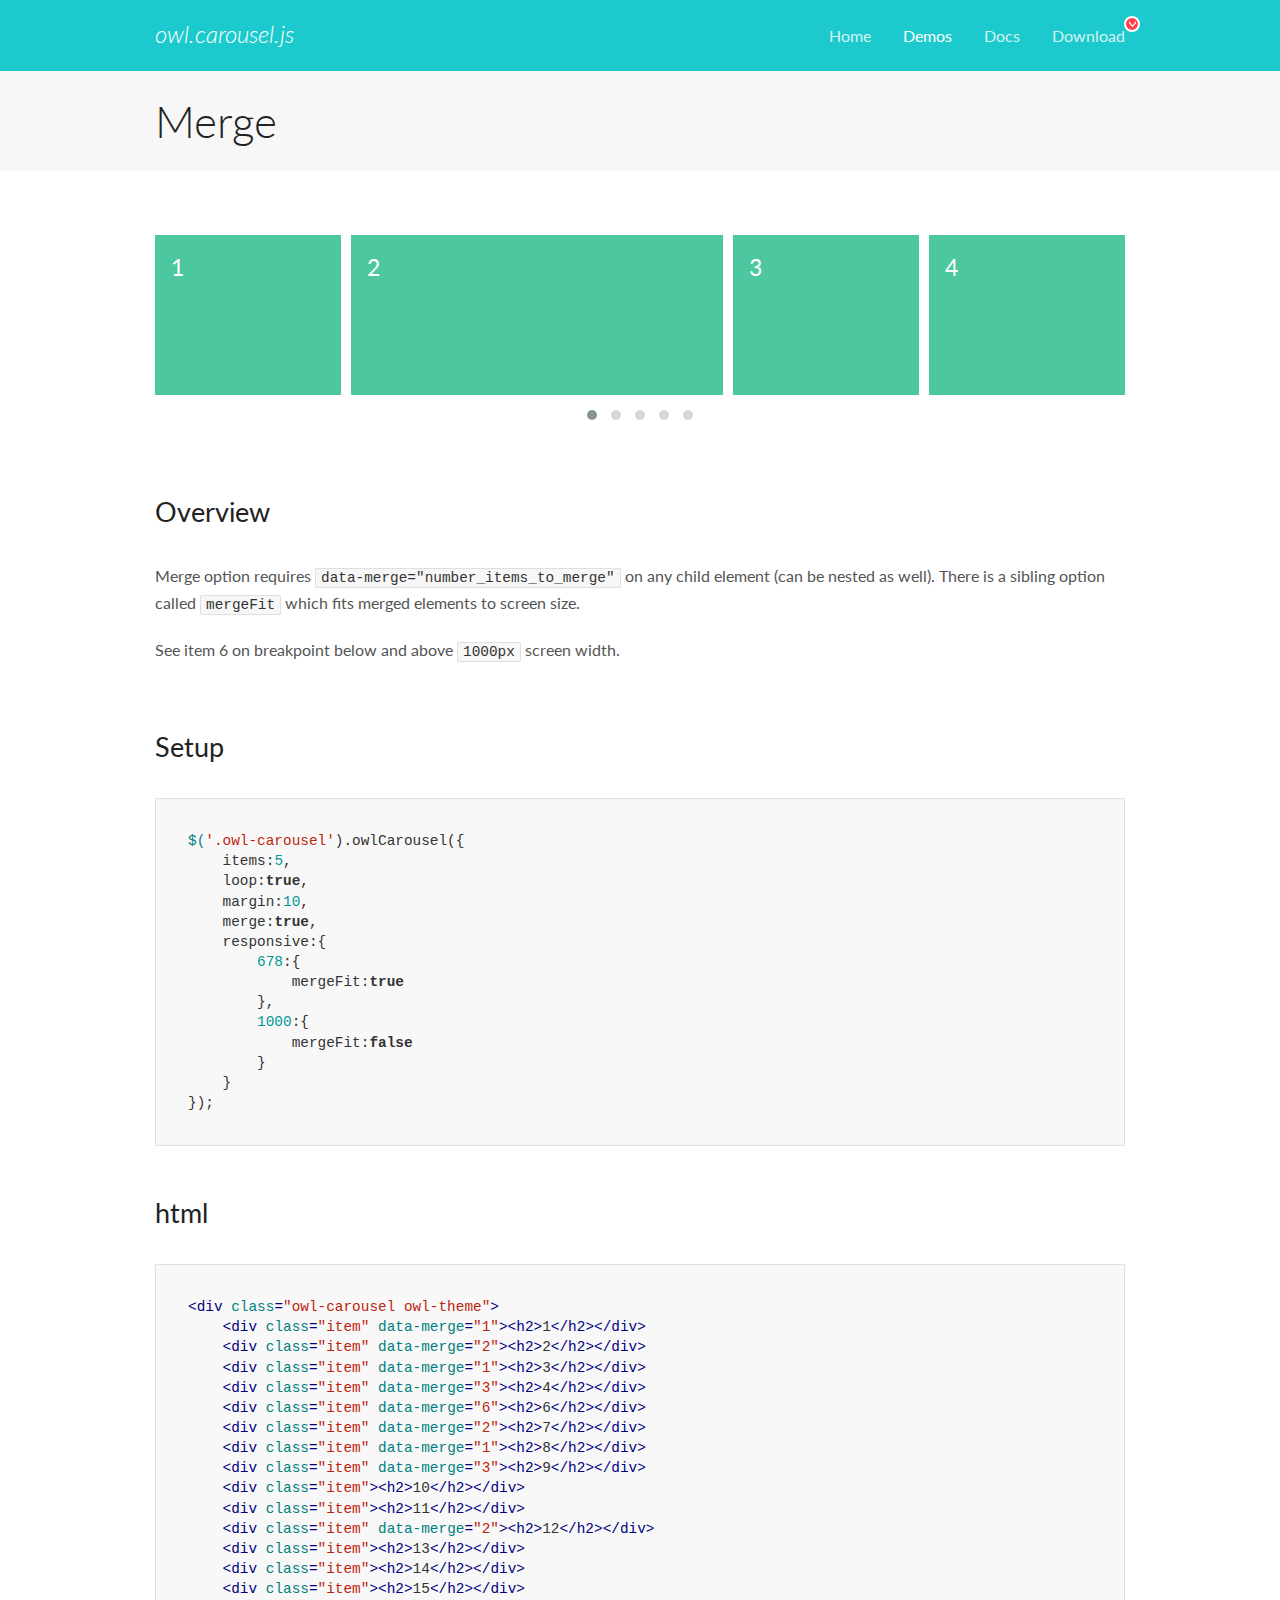
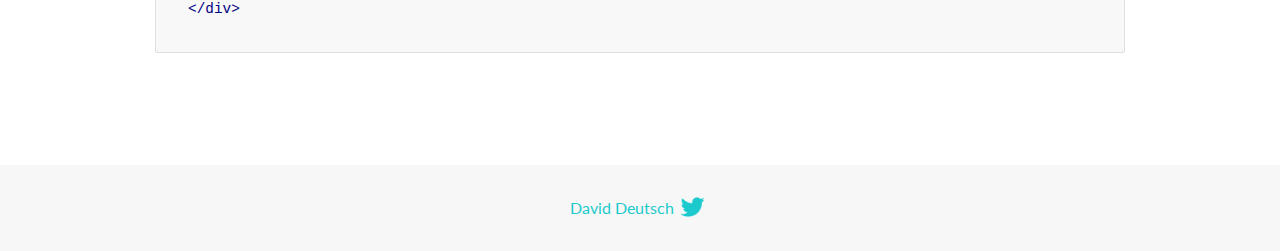
<file: assets/vendor/owlcarousel/docs/demos/merge.html>
<!DOCTYPE html>
<html lang="en">
  <head>

    <!-- head -->
    <meta charset="utf-8">
    <meta name="msapplication-tap-highlight" content="no" />
    <meta name="viewport" content="width=device-width, initial-scale=1.0" />
    <meta name="description" content="Merge Items">
    <meta name="author" content="David Deutsch">
    <title>
      Merge Demo | Owl Carousel | 2.3.4
    </title>

    <!-- Stylesheets -->
    <link href='https://fonts.googleapis.com/css?family=Lato:300,400,700,400italic,300italic' rel='stylesheet' type='text/css'>
    <link rel="stylesheet" href="../assets/css/docs.theme.min.css">

    <!-- Owl Stylesheets -->
    <link rel="stylesheet" href="../assets/owlcarousel/assets/owl.carousel.min.css">
    <link rel="stylesheet" href="../assets/owlcarousel/assets/owl.theme.default.min.css">

    <!-- HTML5 shim and Respond.js IE8 support of HTML5 elements and media queries -->

    <!--[if lt IE 9]>
      <script src="https://oss.maxcdn.com/libs/html5shiv/3.7.0/html5shiv.js"></script>
      <script src="https://oss.maxcdn.com/libs/respond.js/1.3.0/respond.min.js"></script>
    <![endif]-->

    <!-- Favicons -->
    <link rel="apple-touch-icon-precomposed" sizes="144x144" href="../assets/ico/apple-touch-icon-144-precomposed.png">
    <link rel="shortcut icon" href="../assets/ico/favicon.png">
    <link rel="shortcut icon" href="favicon.ico">

    <!-- Yeah i know js should not be in header. Its required for demos.-->

    <!-- javascript -->
    <script src="../assets/vendors/jquery.min.js"></script>
    <script src="../assets/owlcarousel/owl.carousel.js"></script>
  </head>
  <body>

    <!-- header -->
    <header class="header">
      <div class="row">
        <div class="large-12 columns">
          <div class="brand left">
            <h3>
              <a href="/OwlCarousel2/">owl.carousel.js</a> 
            </h3>
          </div>
          <a id="toggle-nav" class="right">
            <span></span> <span></span> <span></span> 
          </a> 
          <div class="nav-bar">
            <ul class="clearfix">
              <li> <a href="/OwlCarousel2/index.html">Home</a>  </li>
              <li class="active">
                <a href="/OwlCarousel2/demos/demos.html">Demos</a> 
              </li>
              <li> <a href="/OwlCarousel2/docs/started-welcome.html">Docs</a>  </li>
              <li>
                <a href="https://github.com/OwlCarousel2/OwlCarousel2/archive/2.3.4.zip">Download</a> 
                <span class="download"></span> 
              </li>
            </ul>
          </div>
        </div>
      </div>
    </header>

    <!-- title -->
    <section class="title">
      <div class="row">
        <div class="large-12 columns">
          <h1>Merge</h1>
        </div>
      </div>
    </section>

    <!--  Demos -->
    <section id="demos">
      <div class="row">
        <div class="large-12 columns">
          <div class="owl-carousel owl-theme">
            <div class="item" data-merge="1">
              <h4>1</h4>
            </div>
            <div class="item" data-merge="2">
              <h4>2</h4>
            </div>
            <div class="item" data-merge="1">
              <h4>3</h4>
            </div>
            <div class="item" data-merge="3">
              <h4>4</h4>
            </div>
            <div class="item" data-merge="6">
              <h4>6</h4>
            </div>
            <div class="item" data-merge="2">
              <h4>7</h4>
            </div>
            <div class="item" data-merge="1">
              <h4>8</h4>
            </div>
            <div class="item" data-merge="3">
              <h4>9</h4>
            </div>
            <div class="item">
              <h4>10</h4>
            </div>
            <div class="item">
              <h4>11</h4>
            </div>
            <div class="item" data-merge="2">
              <h4>12</h4>
            </div>
            <div class="item">
              <h4>13</h4>
            </div>
            <div class="item">
              <h4>14</h4>
            </div>
            <div class="item">
              <h4>15</h4>
            </div>
          </div>
          <h3 id="overview">Overview</h3>
          <p>Merge option requires <code>data-merge=&quot;number_items_to_merge&quot;</code> on any child element (can be nested as well). There is a sibling option called <code>mergeFit</code> which fits merged elements to screen size. </p>
          <p>See item 6 on breakpoint below and above <code>1000px</code> screen width.</p>
          <h3 id="setup">Setup</h3>
          <pre><code>$(&#39;.owl-carousel&#39;).owlCarousel({
    items:5,
    loop:true,
    margin:10,
    merge:true,
    responsive:{
        678:{
            mergeFit:true
        },
        1000:{
            mergeFit:false
        }
    }
});</code></pre>
          <h3 id="html">html</h3>
          <pre><code>&lt;div class=&quot;owl-carousel owl-theme&quot;&gt;
    &lt;div class=&quot;item&quot; data-merge=&quot;1&quot;&gt;&lt;h2&gt;1&lt;/h2&gt;&lt;/div&gt;
    &lt;div class=&quot;item&quot; data-merge=&quot;2&quot;&gt;&lt;h2&gt;2&lt;/h2&gt;&lt;/div&gt;
    &lt;div class=&quot;item&quot; data-merge=&quot;1&quot;&gt;&lt;h2&gt;3&lt;/h2&gt;&lt;/div&gt;
    &lt;div class=&quot;item&quot; data-merge=&quot;3&quot;&gt;&lt;h2&gt;4&lt;/h2&gt;&lt;/div&gt;
    &lt;div class=&quot;item&quot; data-merge=&quot;6&quot;&gt;&lt;h2&gt;6&lt;/h2&gt;&lt;/div&gt;
    &lt;div class=&quot;item&quot; data-merge=&quot;2&quot;&gt;&lt;h2&gt;7&lt;/h2&gt;&lt;/div&gt;
    &lt;div class=&quot;item&quot; data-merge=&quot;1&quot;&gt;&lt;h2&gt;8&lt;/h2&gt;&lt;/div&gt;
    &lt;div class=&quot;item&quot; data-merge=&quot;3&quot;&gt;&lt;h2&gt;9&lt;/h2&gt;&lt;/div&gt;
    &lt;div class=&quot;item&quot;&gt;&lt;h2&gt;10&lt;/h2&gt;&lt;/div&gt;
    &lt;div class=&quot;item&quot;&gt;&lt;h2&gt;11&lt;/h2&gt;&lt;/div&gt;
    &lt;div class=&quot;item&quot; data-merge=&quot;2&quot;&gt;&lt;h2&gt;12&lt;/h2&gt;&lt;/div&gt;
    &lt;div class=&quot;item&quot;&gt;&lt;h2&gt;13&lt;/h2&gt;&lt;/div&gt;
    &lt;div class=&quot;item&quot;&gt;&lt;h2&gt;14&lt;/h2&gt;&lt;/div&gt;
    &lt;div class=&quot;item&quot;&gt;&lt;h2&gt;15&lt;/h2&gt;&lt;/div&gt;
&lt;/div&gt;</code></pre>
          <script>
            $(document).ready(function() {
              $('.owl-carousel').owlCarousel({
                items: 5,
                loop: true,
                margin: 10,
                merge: true,
                responsive: {
                  678: {
                    mergeFit: true
                  },
                  1000: {
                    mergeFit: false
                  }
                }
              });
            })
          </script>
        </div>
      </div>
    </section>

    <!-- footer -->
    <footer class="footer">
      <div class="row">
        <div class="large-12 columns">
          <h5>
            <a href="/OwlCarousel2/docs/support-contact.html">David Deutsch</a> 
            <a id="custom-tweet-button" href="https://twitter.com/share?url=https://github.com/OwlCarousel2/OwlCarousel2&text=Owl Carousel - This is so awesome! " target="_blank"></a> 
          </h5>
        </div>
      </div>
    </footer>

    <!-- vendors -->
    <script src="../assets/vendors/highlight.js"></script>
    <script src="../assets/js/app.js"></script>
  </body>
</html>
</file>
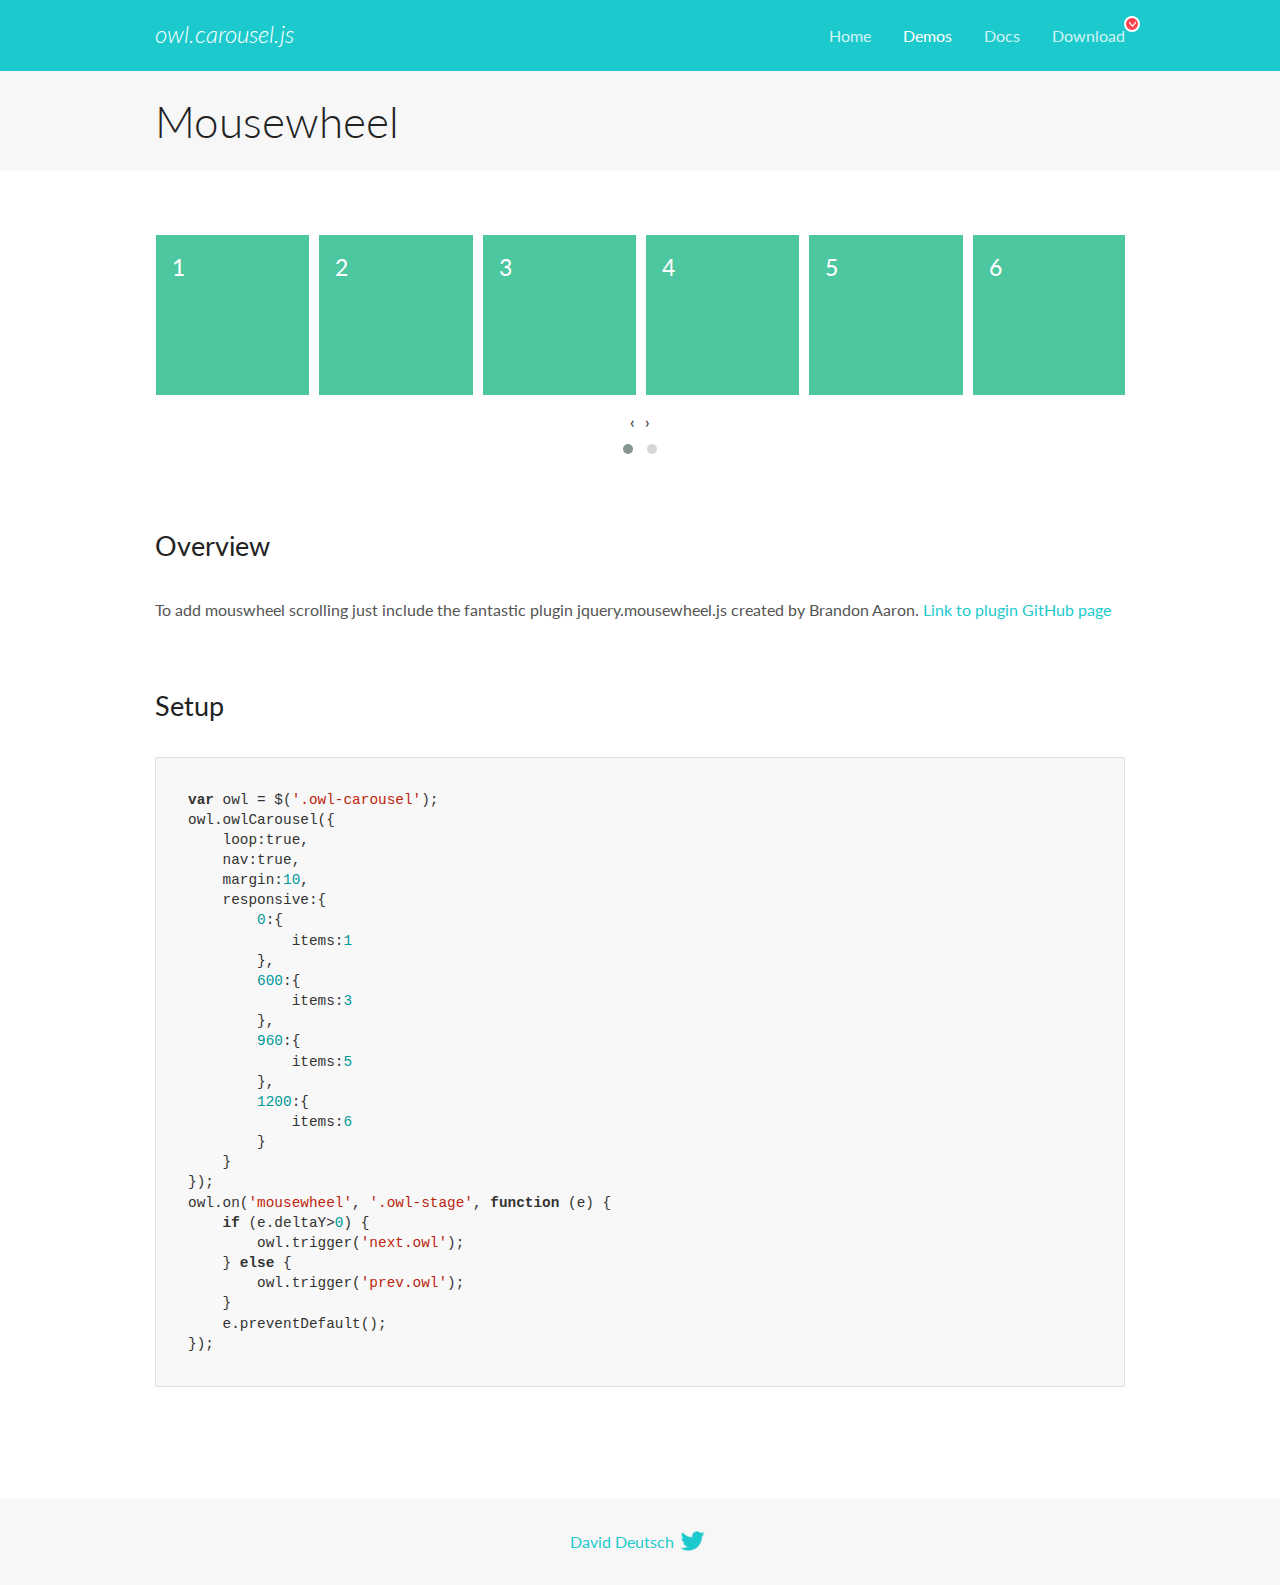
<file: assets/vendor/owlcarousel/docs/demos/mousewheel.html>
<!DOCTYPE html>
<html lang="en">
  <head>

    <!-- head -->
    <meta charset="utf-8">
    <meta name="msapplication-tap-highlight" content="no" />
    <meta name="viewport" content="width=device-width, initial-scale=1.0" />
    <meta name="description" content="Mousewheel usage demo">
    <meta name="author" content="David Deutsch">
    <title>
      Mousewheel Demo | Owl Carousel | 2.3.4
    </title>

    <!-- Stylesheets -->
    <link href='https://fonts.googleapis.com/css?family=Lato:300,400,700,400italic,300italic' rel='stylesheet' type='text/css'>
    <link rel="stylesheet" href="../assets/css/docs.theme.min.css">

    <!-- Owl Stylesheets -->
    <link rel="stylesheet" href="../assets/owlcarousel/assets/owl.carousel.min.css">
    <link rel="stylesheet" href="../assets/owlcarousel/assets/owl.theme.default.min.css">

    <!-- HTML5 shim and Respond.js IE8 support of HTML5 elements and media queries -->

    <!--[if lt IE 9]>
      <script src="https://oss.maxcdn.com/libs/html5shiv/3.7.0/html5shiv.js"></script>
      <script src="https://oss.maxcdn.com/libs/respond.js/1.3.0/respond.min.js"></script>
    <![endif]-->

    <!-- Favicons -->
    <link rel="apple-touch-icon-precomposed" sizes="144x144" href="../assets/ico/apple-touch-icon-144-precomposed.png">
    <link rel="shortcut icon" href="../assets/ico/favicon.png">
    <link rel="shortcut icon" href="favicon.ico">

    <!-- Yeah i know js should not be in header. Its required for demos.-->

    <!-- javascript -->
    <script src="../assets/vendors/jquery.min.js"></script>
    <script src="../assets/owlcarousel/owl.carousel.js"></script>
  </head>
  <body>

    <!-- header -->
    <header class="header">
      <div class="row">
        <div class="large-12 columns">
          <div class="brand left">
            <h3>
              <a href="/OwlCarousel2/">owl.carousel.js</a> 
            </h3>
          </div>
          <a id="toggle-nav" class="right">
            <span></span> <span></span> <span></span> 
          </a> 
          <div class="nav-bar">
            <ul class="clearfix">
              <li> <a href="/OwlCarousel2/index.html">Home</a>  </li>
              <li class="active">
                <a href="/OwlCarousel2/demos/demos.html">Demos</a> 
              </li>
              <li> <a href="/OwlCarousel2/docs/started-welcome.html">Docs</a>  </li>
              <li>
                <a href="https://github.com/OwlCarousel2/OwlCarousel2/archive/2.3.4.zip">Download</a> 
                <span class="download"></span> 
              </li>
            </ul>
          </div>
        </div>
      </div>
    </header>

    <!-- title -->
    <section class="title">
      <div class="row">
        <div class="large-12 columns">
          <h1>Mousewheel</h1>
        </div>
      </div>
    </section>

    <!--  Demos -->
    <section id="demos">
      <div class="row">
        <div class="large-12 columns">
          <div class="owl-carousel owl-theme">
            <div class="item">
              <h4>1</h4>
            </div>
            <div class="item">
              <h4>2</h4>
            </div>
            <div class="item">
              <h4>3</h4>
            </div>
            <div class="item">
              <h4>4</h4>
            </div>
            <div class="item">
              <h4>5</h4>
            </div>
            <div class="item">
              <h4>6</h4>
            </div>
            <div class="item">
              <h4>7</h4>
            </div>
            <div class="item">
              <h4>8</h4>
            </div>
            <div class="item">
              <h4>9</h4>
            </div>
            <div class="item">
              <h4>10</h4>
            </div>
            <div class="item">
              <h4>11</h4>
            </div>
            <div class="item">
              <h4>12</h4>
            </div>
          </div>
          <h3 id="overview">Overview</h3>
          <p>To add mouswheel scrolling just include the fantastic plugin jquery.mousewheel.js created by Brandon Aaron.
            <a href="https://github.com/brandonaaron/jquery-mousewheel">Link to plugin GitHub page</a> 
          </p>
          <h3 id="setup">Setup</h3>
          <pre><code>var owl = $(&#39;.owl-carousel&#39;);
owl.owlCarousel({
    loop:true,
    nav:true,
    margin:10,
    responsive:{
        0:{
            items:1
        },
        600:{
            items:3
        },            
        960:{
            items:5
        },
        1200:{
            items:6
        }
    }
});
owl.on(&#39;mousewheel&#39;, &#39;.owl-stage&#39;, function (e) {
    if (e.deltaY&gt;0) {
        owl.trigger(&#39;next.owl&#39;);
    } else {
        owl.trigger(&#39;prev.owl&#39;);
    }
    e.preventDefault();
});</code></pre>
          <script src="../assets/vendors/jquery.mousewheel.min.js"></script>
          <script>
            $(document).ready(function() {
              var owl = $('.owl-carousel');
              owl.owlCarousel({
                loop: true,
                nav: true,
                margin: 10,
                responsive: {
                  0: {
                    items: 1
                  },
                  600: {
                    items: 3
                  },
                  960: {
                    items: 5
                  },
                  1200: {
                    items: 6
                  }
                }
              });
              owl.on('mousewheel', '.owl-stage', function(e) {
                if (e.deltaY > 0) {
                  owl.trigger('next.owl');
                } else {
                  owl.trigger('prev.owl');
                }
                e.preventDefault();
              });
            })
          </script>
        </div>
      </div>
    </section>

    <!-- footer -->
    <footer class="footer">
      <div class="row">
        <div class="large-12 columns">
          <h5>
            <a href="/OwlCarousel2/docs/support-contact.html">David Deutsch</a> 
            <a id="custom-tweet-button" href="https://twitter.com/share?url=https://github.com/OwlCarousel2/OwlCarousel2&text=Owl Carousel - This is so awesome! " target="_blank"></a> 
          </h5>
        </div>
      </div>
    </footer>

    <!-- vendors -->
    <script src="../assets/vendors/highlight.js"></script>
    <script src="../assets/js/app.js"></script>
  </body>
</html>
</file>
